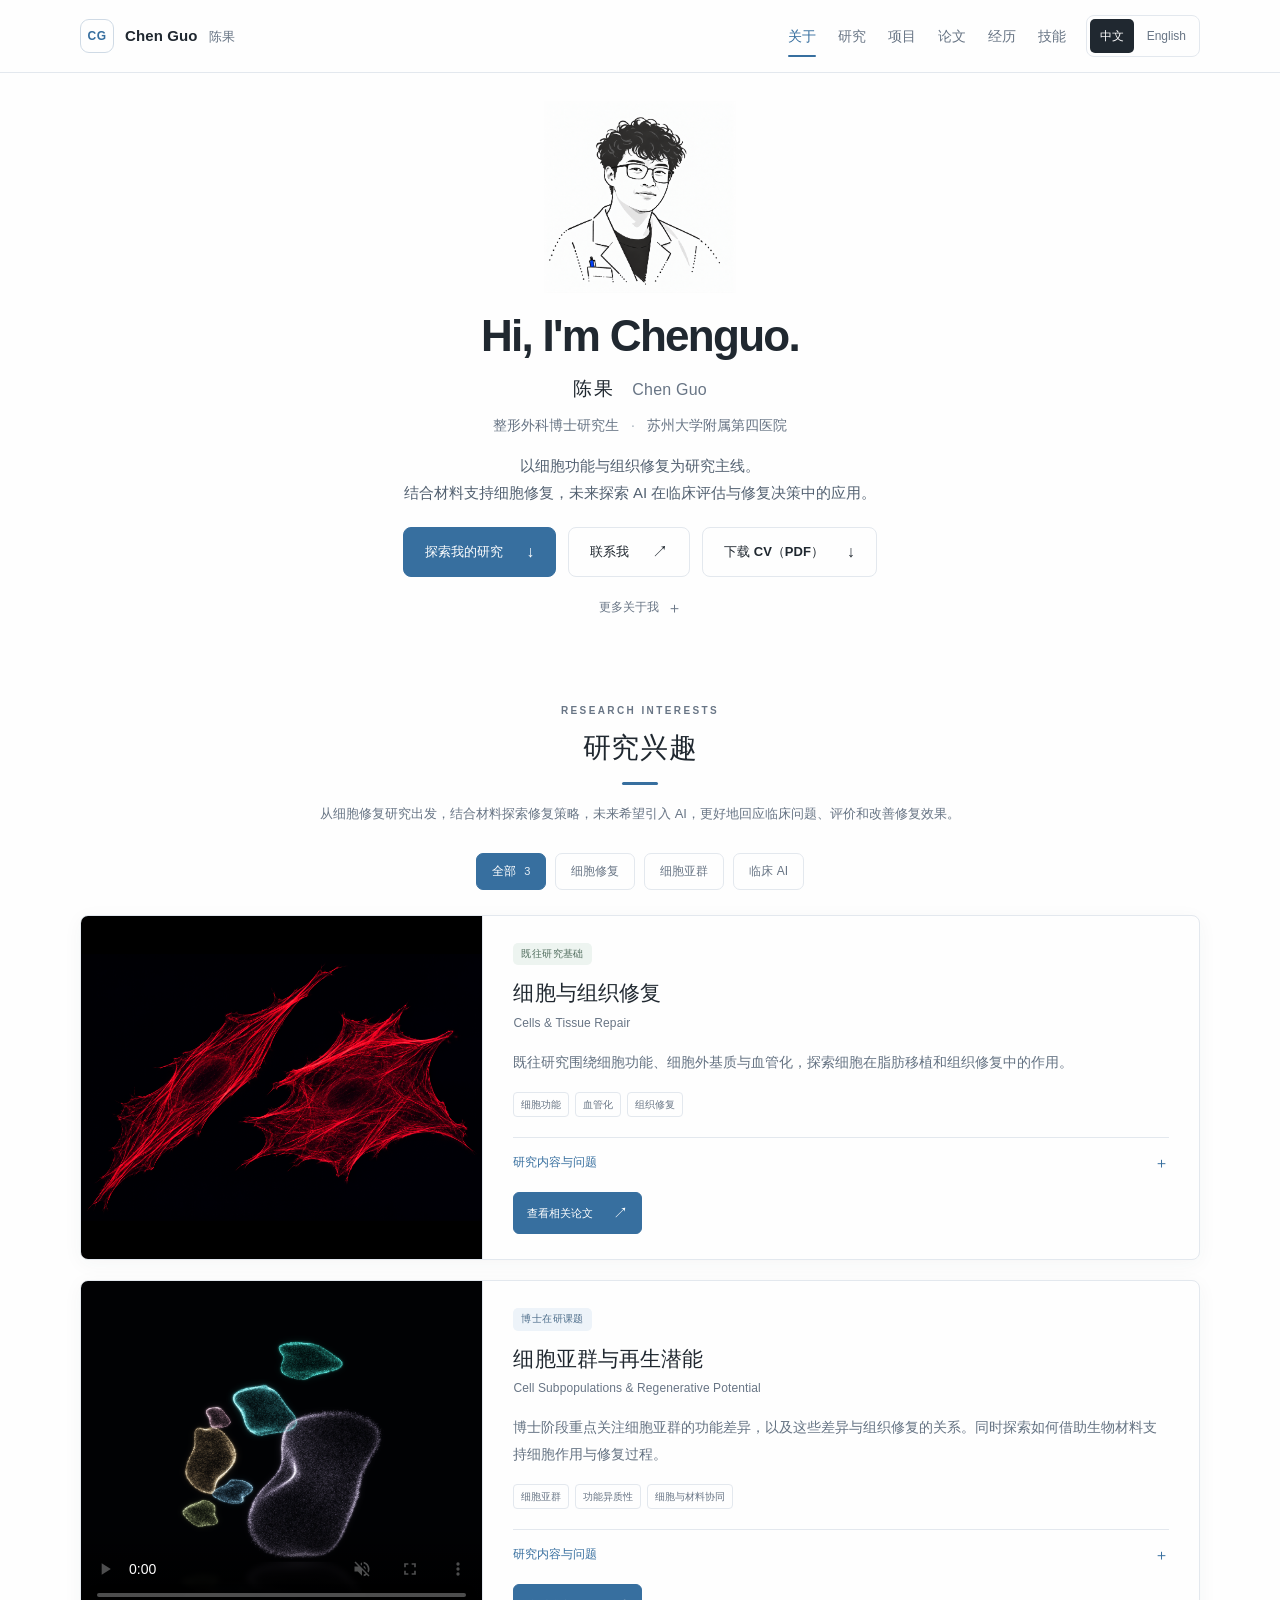
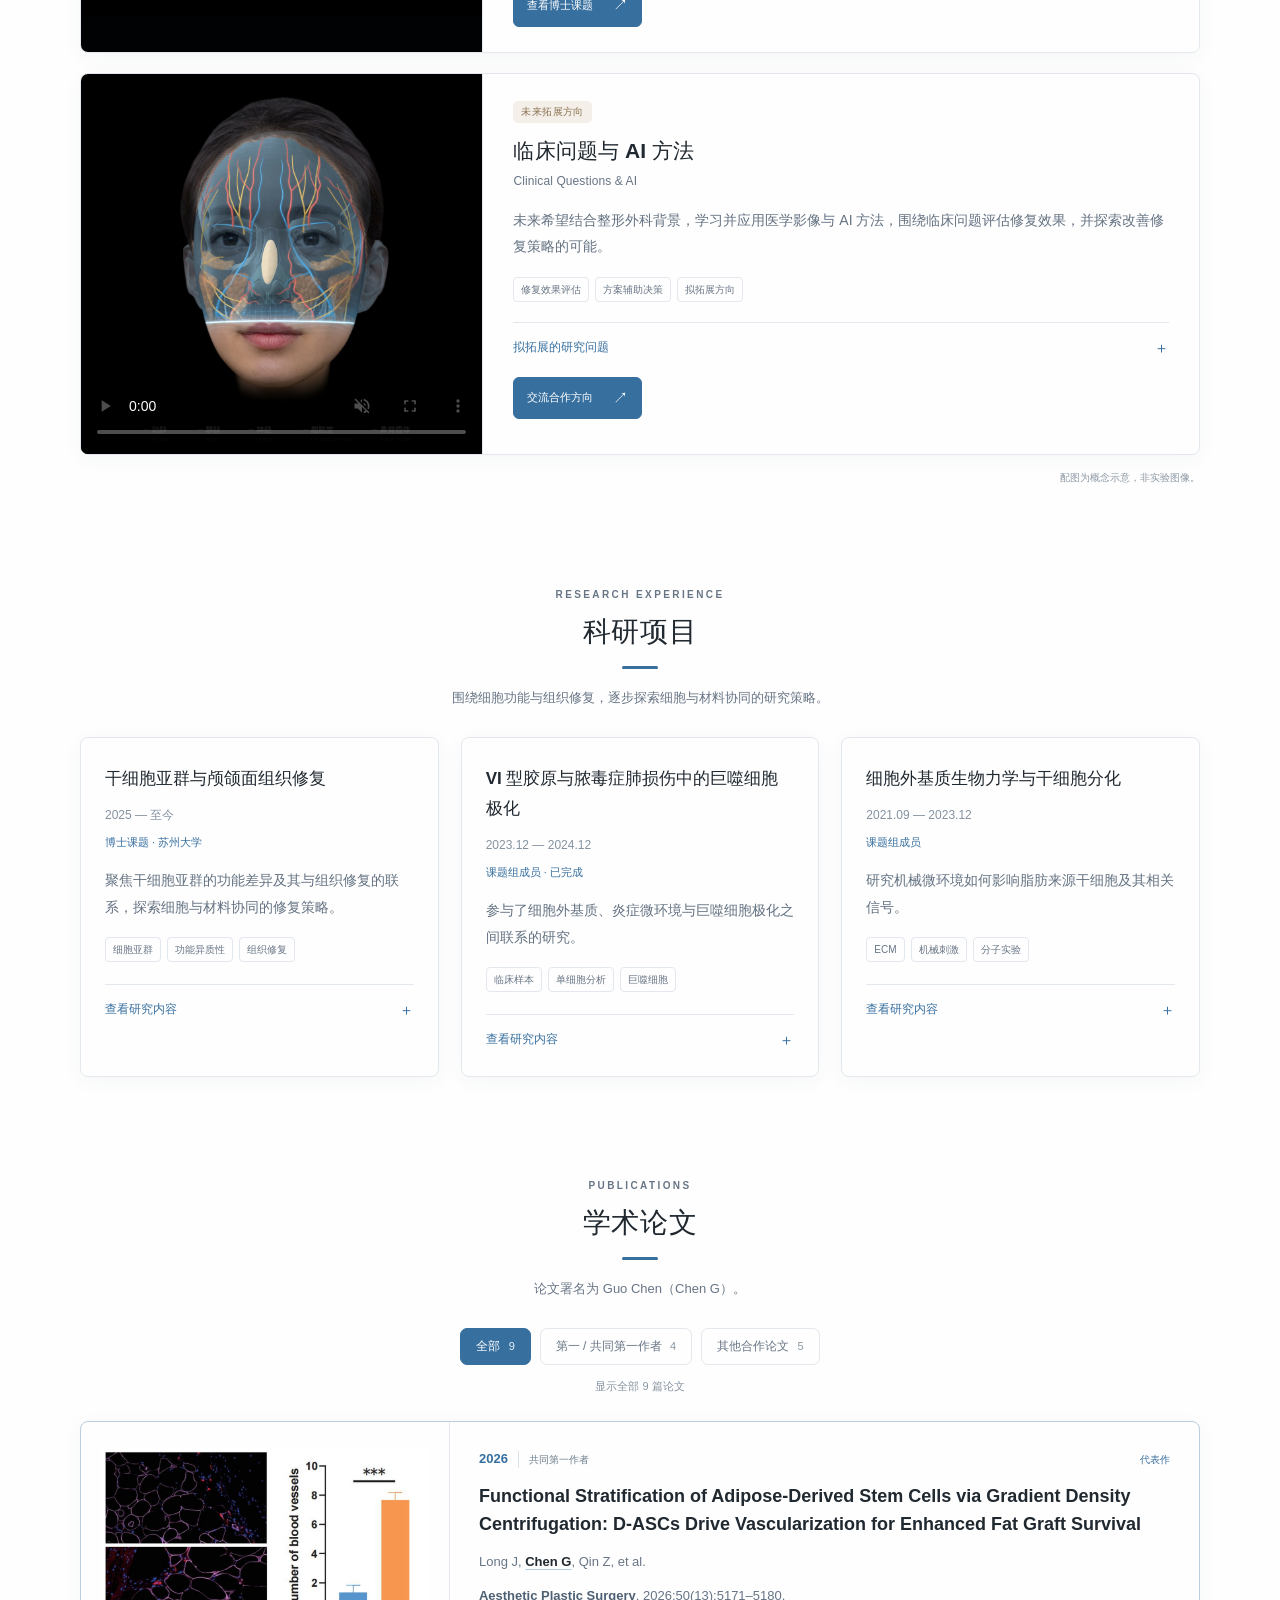
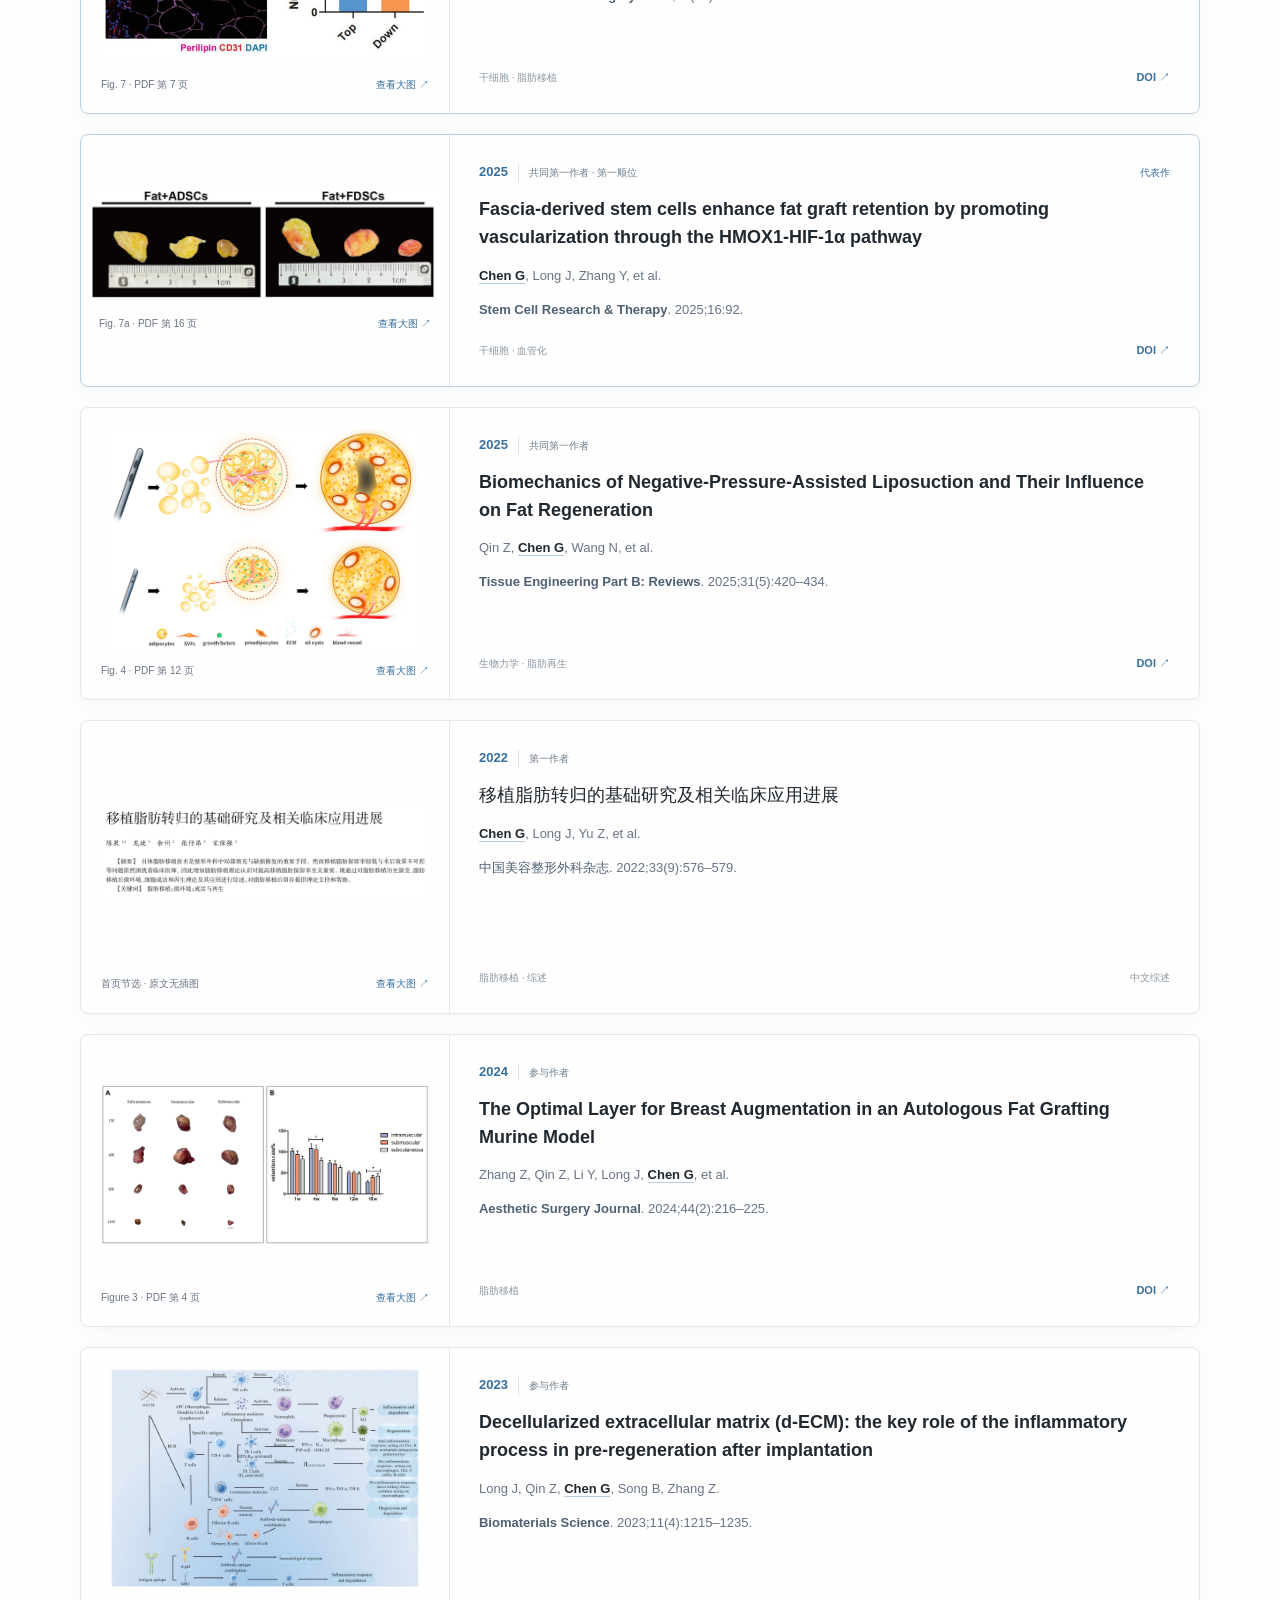
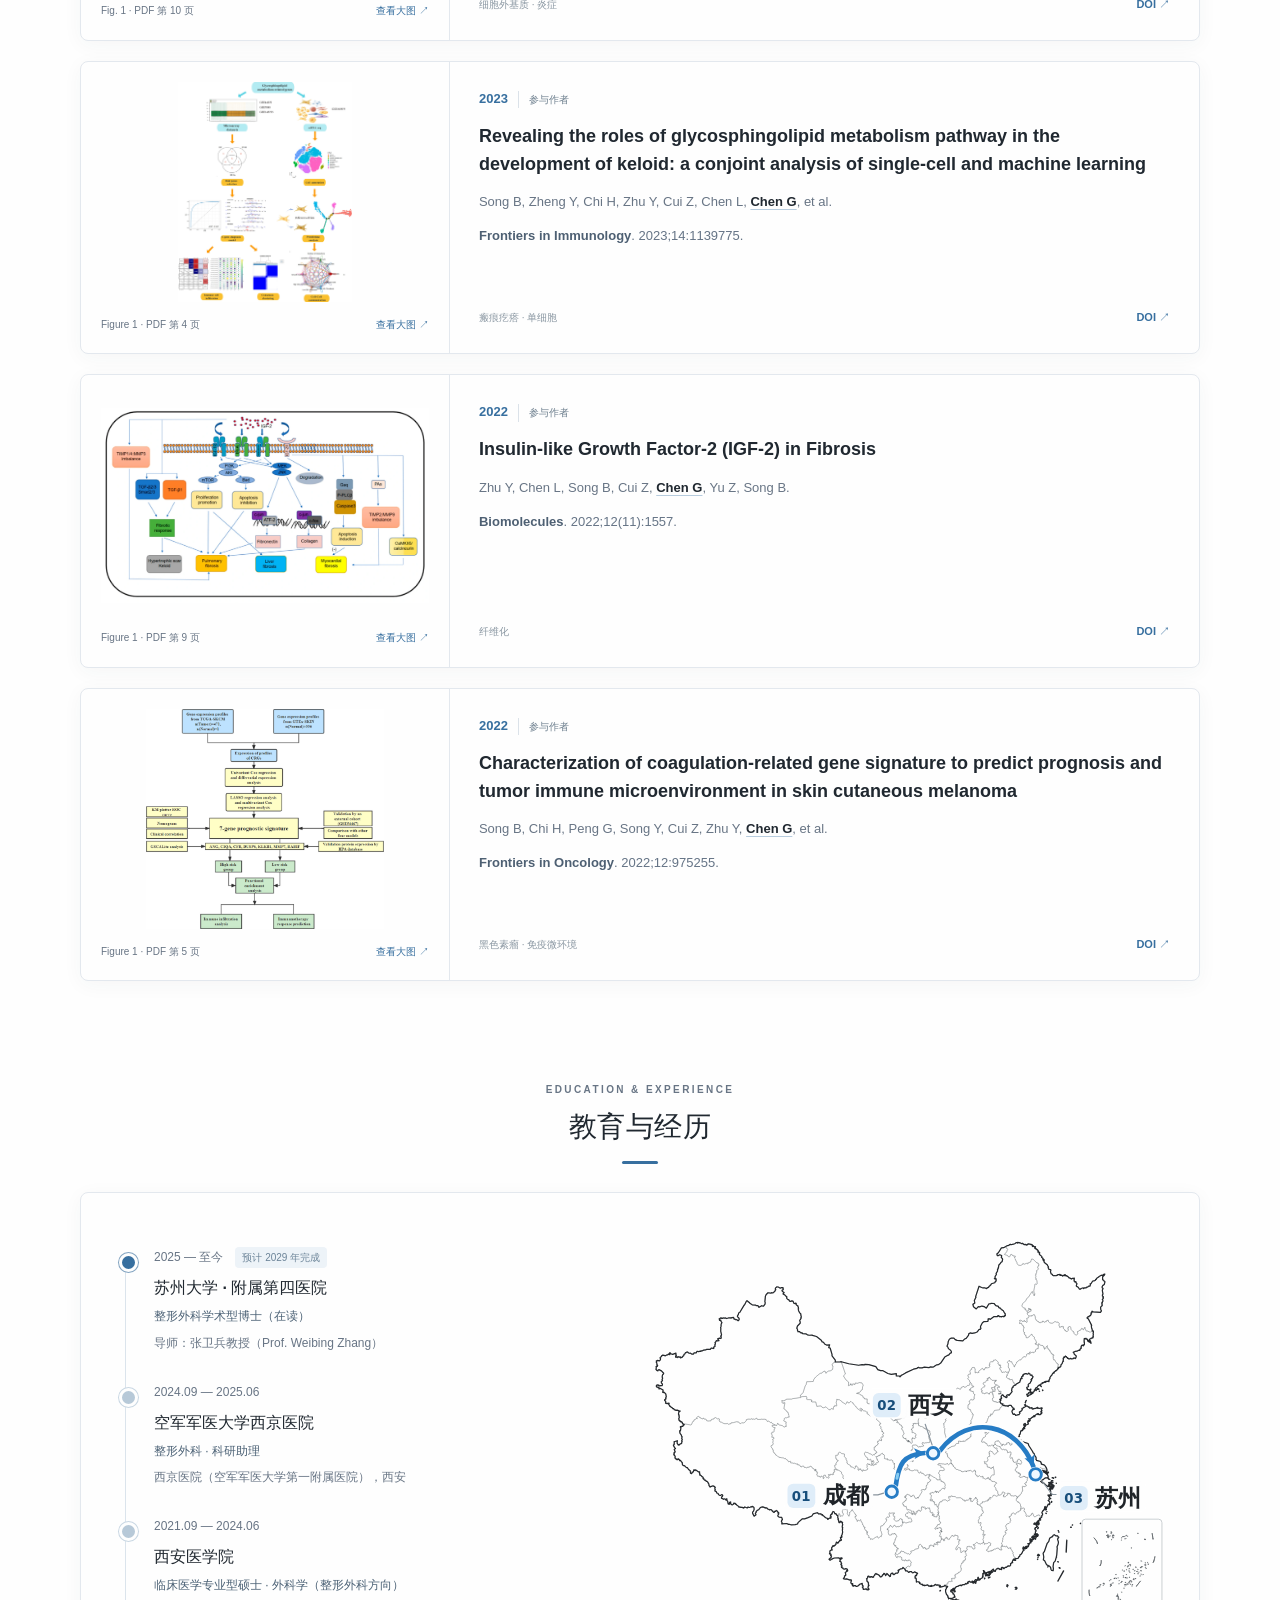
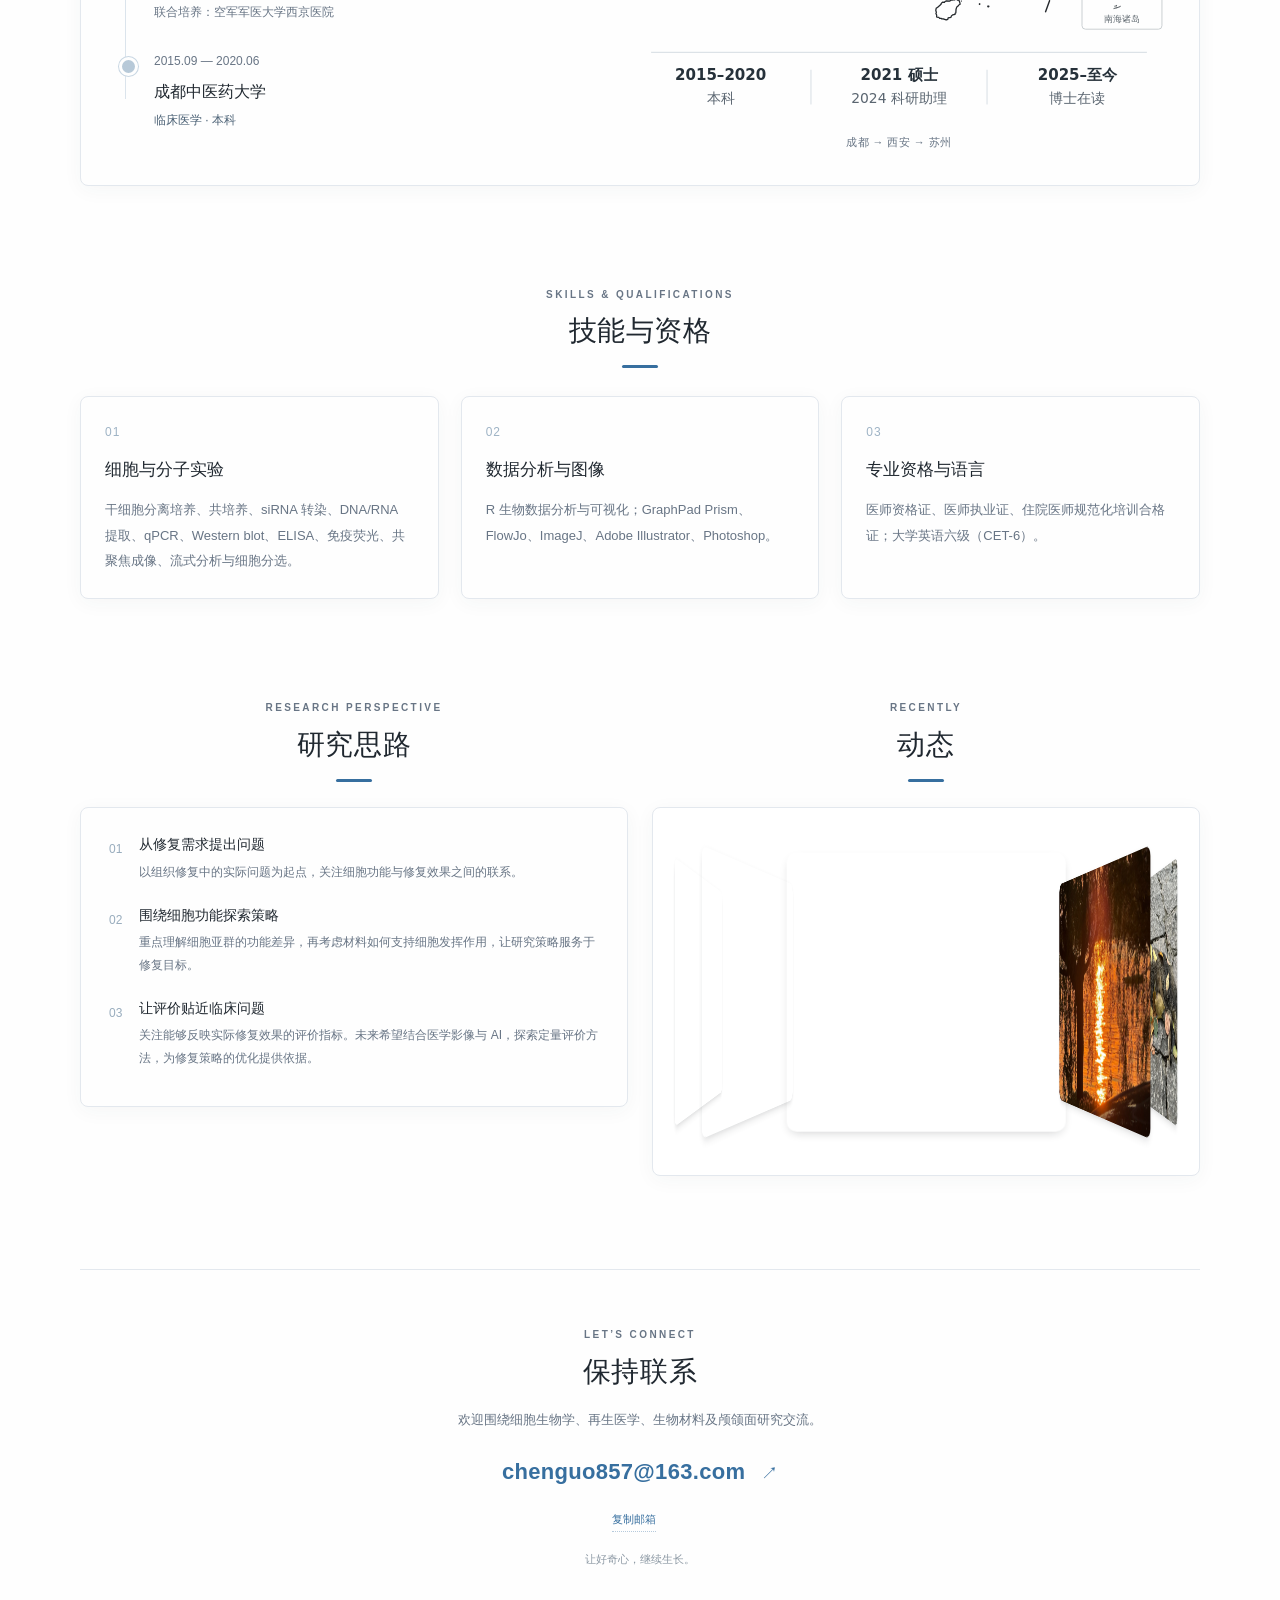
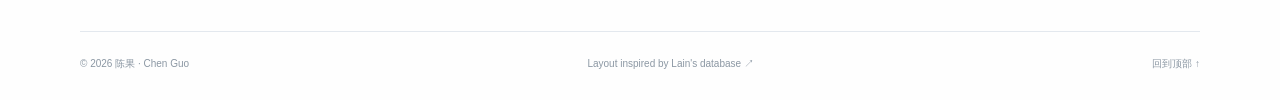
<file: index.html>
<!doctype html>
<html lang="zh-CN"><head>
<meta charset="utf-8"><meta name="viewport" content="width=device-width,initial-scale=1"><meta name="theme-color" content="#fefefe">
<meta name="description" content="陈果 Chen Guo，苏州大学附属第四医院整形外科博士研究生。以细胞与组织修复为研究主线，关注细胞亚群与材料支持策略，未来探索医学影像及临床 AI。提供学术论文、教育经历与英文 CV 下载。"><meta name="author" content="陈果 Chen Guo">
<title>陈果 Chen Guo | Academic Homepage</title><link rel="icon" href="icon.svg" type="image/svg+xml"><link rel="stylesheet" href="style.css?v=20261118-research-media">
<link rel="alternate" hreflang="zh-CN" href="index.html"><link rel="alternate" hreflang="en" href="en.html">
<link rel="stylesheet" href="recent-album.css?v=20261119-2">
</head>
<body><a class="skip" href="#main">跳至正文</a>
<header class="site-header"><div class="header-inner"><a class="brand" href="#top" aria-label="陈果 Chen Guo，返回顶部"><span class="brand-mark" aria-hidden="true">CG</span><span>Chen Guo <span class="brand-cn">陈果</span></span></a><nav class="site-nav" aria-label="章节导航"><a href="#about">关于</a><a href="#research">研究</a><a href="#projects">项目</a><a href="#publications">论文</a><a href="#experience">经历</a><a href="#skills">技能</a></nav><nav class="language-switch" aria-label="语言切换"><a href="index.html" lang="zh-CN" hreflang="zh-CN" aria-current="page" data-language-link>中文</a><a href="en.html" lang="en" hreflang="en" aria-label="Switch to English" data-language-link>English</a></nav></div></header>
<main id="main"><div id="top" class="top-anchor"></div>
<section class="intro container" id="about" aria-labelledby="intro-title">
<img class="portrait" src="images/chenguo-portrait-sketch.png" alt="陈果 Chen Guo 的简笔画头像" width="216" height="216">
<h1 id="intro-title" lang="en">Hi, I'm Chenguo.</h1><p class="identity-name">陈果 <span lang="en">Chen Guo</span></p>
<p class="identity-role">整形外科博士研究生 <span class="separator">·</span> 苏州大学附属第四医院</p>
<p class="intro-description">以细胞功能与组织修复为研究主线。<br class="desktop-break">结合材料支持细胞修复，未来探索 AI 在临床评估与修复决策中的应用。</p>
<div class="intro-actions"><a class="button primary" href="#research">探索我的研究 <span aria-hidden="true">↓</span></a><a class="button secondary" href="mailto:chenguo857@163.com">联系我 <span aria-hidden="true">↗</span></a><a class="button secondary cv-download" href="documents/Guo_Chen_Academic_CV_2026-11-17.pdf?v=20261117-enddate" download="Guo_Chen_Academic_CV_2026-11-17.pdf" type="application/pdf" aria-label="下载英文个人简历 PDF">下载 CV（PDF） <span aria-hidden="true">↓</span></a></div>
<details class="about-detail"><summary>更多关于我 <span aria-hidden="true">＋</span></summary><div><p>我目前在<strong>苏州大学附属第四医院整形外科</strong>攻读学术型博士学位，导师为<strong>张卫兵教授</strong>。博士研究聚焦干细胞亚群及其功能差异，关注细胞异质性与颅颌面组织修复之间的联系。</p><p>我的研究从细胞参与组织修复的问题出发，逐步结合细胞外基质与生物材料，探索支持细胞功能和组织再生的策略。未来希望引入医学影像与 AI，围绕临床问题开展修复方案评估与疗效研究。</p><p class="english-bio" lang="en">Exploring how cells connect, communicate, and contribute to tissue repair.</p></div></details>
</section>
<section class="section container" id="research" aria-labelledby="research-title"><div class="section-heading"><p class="section-kicker" lang="en">RESEARCH INTERESTS</p><h2 id="research-title">研究兴趣</h2><p class="section-description">从细胞修复研究出发，结合材料探索修复策略，未来希望引入 AI，更好地回应临床问题、评价和改善修复效果。</p></div>
<div class="filters" role="group" aria-label="按研究方向筛选"><button type="button" class="active" data-filter="all" aria-pressed="true">全部 <span>3</span></button><button type="button" data-filter="cell" aria-pressed="false">细胞修复</button><button type="button" data-filter="subsets" aria-pressed="false">细胞亚群</button><button type="button" data-filter="imaging" aria-pressed="false">临床 AI</button></div><p id="filter-status" class="sr-only" role="status" aria-live="polite">显示全部 3 个研究方向</p>
<div class="research-grid"><article class="card research-card" data-category="cell" id="research-cell">
    <div class="card-visual card-visual--phalloidin"><img src="images/cell-subpopulations-phalloidin-v1.png" alt="鬼笔环肽荧光风格示意图，红色肌动蛋白纤维勾勒出两个铺展的细胞" width="1536" height="1024" loading="lazy" decoding="async"></div>
    <div class="card-body"><span class="status published">既往研究基础</span><h3>细胞与组织修复</h3><p class="card-english" lang="en">Cells &amp; Tissue Repair</p><p class="card-description">既往研究围绕细胞功能、细胞外基质与血管化，探索细胞在脂肪移植和组织修复中的作用。</p><div class="tags"><span>细胞功能</span><span>血管化</span><span>组织修复</span></div>
    <details class="card-details"><summary>研究内容与问题<span aria-hidden="true">＋</span></summary><div class="topic-detail"><h4>细胞如何参与修复</h4><p>关注干细胞在血管化、移植物存留和组织再生中的作用，理解细胞功能与修复效果的联系。</p><p>哪些细胞功能能够支持更有效的组织修复？</p></div><div class="topic-detail"><h4>从细胞到细胞与材料协同</h4><p>在细胞研究基础上，进一步关注细胞外基质与材料提供的局部环境，探索支持细胞发挥作用的策略。</p><p>如何让细胞的修复潜能转化为更稳定的修复效果？</p></div></details>
    <a class="card-link" href="#publications">查看相关论文<span aria-hidden="true">↗</span></a></div></article><article class="card research-card" data-category="subsets" id="research-material">
    <div class="card-visual card-visual--point-cloud"><video class="research-video" width="1200" height="900" autoplay loop muted playsinline controls preload="metadata" poster="images/cell-subpopulations-3d-v3-poster.png" aria-label="细胞亚群的模拟三维点云动画，非实验数据"><source src="videos/cell-subpopulations-3d-v3.mp4" type="video/mp4"><a href="videos/cell-subpopulations-3d-v3.mp4">查看动画</a></video></div>
    <div class="card-body"><span class="status ongoing">博士在研课题</span><h3>细胞亚群与再生潜能</h3><p class="card-english" lang="en">Cell Subpopulations &amp; Regenerative Potential</p><p class="card-description">博士阶段重点关注细胞亚群的功能差异，以及这些差异与组织修复的关系。同时探索如何借助生物材料支持细胞作用与修复过程。</p><div class="tags"><span>细胞亚群</span><span>功能异质性</span><span>细胞与材料协同</span></div>
    <details class="card-details"><summary>研究内容与问题<span aria-hidden="true">＋</span></summary><div class="topic-detail"><h4>理解细胞亚群的功能差异</h4><p>结合细胞生物学与生物信息学方法，研究不同细胞亚群及其与组织修复的联系。</p><p>哪些细胞特征与修复能力相关？</p></div><div class="topic-detail"><h4>围绕细胞功能选择支持策略</h4><p>以细胞功能为核心，关注材料和局部微环境如何支持细胞参与组织再生。</p><p>如何根据细胞特点设计更合适的修复策略？</p></div></details>
    <a class="card-link" href="#projects">查看博士课题<span aria-hidden="true">↗</span></a></div></article><article class="card research-card" data-category="imaging" id="research-imaging">
    <div class="card-visual card-visual--xray"><video class="research-video research-video--portrait" width="960" height="1152" autoplay loop muted playsinline controls preload="metadata" poster="images/clinical-ai-facial-scan-v7-poster.jpg" aria-label="三维面部解剖示意动画：从头顶向下扫描，依次显露面部血管、神经、脂肪室和鼻背假体"><source src="videos/clinical-ai-facial-scan-v7.mp4" type="video/mp4"><a href="videos/clinical-ai-facial-scan-v7.mp4">查看动画</a></video></div>
    <div class="card-body"><span class="status future">未来拓展方向</span><h3>临床问题与 AI 方法</h3><p class="card-english" lang="en">Clinical Questions &amp; AI</p><p class="card-description">未来希望结合整形外科背景，学习并应用医学影像与 AI 方法，围绕临床问题评估修复效果，并探索改善修复策略的可能。</p><div class="tags"><span>修复效果评估</span><span>方案辅助决策</span><span>拟拓展方向</span></div>
    <details class="card-details"><summary>拟拓展的研究问题<span aria-hidden="true">＋</span></summary><div class="topic-detail"><h4>以临床问题牵引方法选择</h4><p>从如何量化修复效果、如何比较不同方案等具体问题出发，探索医学影像分析、临床数据分析与模型评价。</p><p>拟在数据与技术合作基础上逐步开展，关注评价结果的临床意义。</p></div></details>
    <a class="card-link" href="#contact">交流合作方向<span aria-hidden="true">↗</span></a></div></article></div><p class="image-note">配图为概念示意，非实验图像。</p></section>
<section class="section container" id="projects" aria-labelledby="projects-title"><div class="section-heading"><p class="section-kicker" lang="en">RESEARCH EXPERIENCE</p><h2 id="projects-title">科研项目</h2><p class="section-description">围绕细胞功能与组织修复，逐步探索细胞与材料协同的研究策略。</p></div><div class="project-grid"><article class="card project-card" id="project-regeneration"><div class="project-heading"><h3>干细胞亚群与颅颌面组织修复</h3><span>2025 — 至今</span></div><p class="project-role">博士课题 · 苏州大学</p><p class="card-description">聚焦干细胞亚群的功能差异及其与组织修复的联系，探索细胞与材料协同的修复策略。</p><div class="tags"><span>细胞亚群</span><span>功能异质性</span><span>组织修复</span></div><details class="card-details"><summary>查看研究内容<span aria-hidden="true">＋</span></summary><div class="project-detail"><p>结合细胞生物学与生物信息学研究，理解不同干细胞亚群的功能特点及其与组织修复的关系。</p><p>以细胞功能为核心，进一步探索材料与局部微环境如何支持细胞参与颅颌面组织再生。</p></div></details></article><article class="card project-card" id="project-collagen"><div class="project-heading"><h3>VI 型胶原与脓毒症肺损伤中的巨噬细胞极化</h3><span>2023.12 — 2024.12</span></div><p class="project-role">课题组成员 · 已完成</p><p class="card-description">参与了细胞外基质、炎症微环境与巨噬细胞极化之间联系的研究。</p><div class="tags"><span>临床样本</span><span>单细胞分析</span><span>巨噬细胞</span></div><details class="card-details"><summary>查看研究内容<span aria-hidden="true">＋</span></summary><div class="project-detail"><p>参与临床血液样本收集、单细胞数据分析与 R 可视化；开展脂肪来源干细胞脱细胞基质的制备与表征、蛋白表达检测及小鼠脓毒症模型研究。</p><p>参与统计分析、科研图件制作与论文撰写。</p></div></details></article><article class="card project-card" id="project-ecm"><div class="project-heading"><h3>细胞外基质生物力学与干细胞分化</h3><span>2021.09 — 2023.12</span></div><p class="project-role">课题组成员</p><p class="card-description">研究机械微环境如何影响脂肪来源干细胞及其相关信号。</p><div class="tags"><span>ECM</span><span>机械刺激</span><span>分子实验</span></div><details class="card-details"><summary>查看研究内容<span aria-hidden="true">＋</span></summary><div class="project-detail"><p>开展机械刺激下的脂肪来源干细胞培养、脱细胞基质制备与表征，使用 Western blot 和免疫荧光研究 ITGαV/FAK/c-Myc 相关信号。</p><p>参与定量分析、可视化与论文撰写。</p></div></details></article></div></section>
<section class="section container" id="publications" aria-labelledby="publications-title"><div class="section-heading"><p class="section-kicker" lang="en">PUBLICATIONS</p><h2 id="publications-title">学术论文</h2><p class="section-description">论文署名为 Guo Chen（Chen G）。</p></div>
<div class="publication-toolbar"><div class="filters" role="group" aria-label="按作者身份筛选论文"><button type="button" class="active" data-pub-filter="all" aria-pressed="true">全部 <span>9</span></button><button type="button" data-pub-filter="lead" aria-pressed="false">第一 / 共同第一作者 <span>4</span></button><button type="button" data-pub-filter="other" aria-pressed="false">其他合作论文 <span>5</span></button></div><p id="publication-status" role="status" aria-live="polite">显示全部 9 篇论文</p></div>
<div class="publication-grid"><article class="card paper-card featured" data-pub-group="lead"><figure class="paper-figure" data-label="Fig. 7 · PDF 第 7 页"><a class="paper-figure-link" href="images/publications/paper-01.webp" data-figure-open aria-label="放大查看：Functional Stratification of Adipose-Derived Stem Cells via Gradient Density Centrifugation: D-ASCs Drive Vascularization for Enhanced Fat Graft Survival · Fig. 7"><img src="images/publications/paper-01.webp" alt="不同密度脂肪来源干细胞辅助移植后的免疫荧光图和血管数量比较，含 Perilipin、CD31、DAPI 图例及 Top、Down 组定量。" width="1200" height="771" loading="lazy" decoding="async"></a><figcaption><span>Fig. 7 · PDF 第 7 页</span><a href="images/publications/paper-01.webp" data-figure-open aria-label="查看Fig. 7大图：Functional Stratification of Adipose-Derived Stem Cells via Gradient Density Centrifugation: D-ASCs Drive Vascularization for Enhanced Fat Graft Survival">查看大图 ↗</a></figcaption></figure><div class="paper-body"><div class="publication-top"><span class="paper-year">2026</span><span class="author-role">共同第一作者</span><span class="featured-label">代表作</span></div><h3 class="paper-title"><a href="https://doi.org/10.1007/s00266-026-05870-8" target="_blank" rel="noopener noreferrer">Functional Stratification of Adipose-Derived Stem Cells via Gradient Density Centrifugation: D-ASCs Drive Vascularization for Enhanced Fat Graft Survival</a></h3><div class="entry-copy"><p class="paper-authors">Long J, <strong>Chen G</strong>, Qin Z, et al.</p><p class="paper-journal"><em>Aesthetic Plastic Surgery</em>. 2026;50(13):5171–5180.</p><div class="paper-meta"><span>干细胞 · 脂肪移植</span><a class="paper-link" href="https://doi.org/10.1007/s00266-026-05870-8" target="_blank" rel="noopener noreferrer">DOI ↗</a></div></div></div></article><article class="card paper-card featured paper-card--fascia" data-pub-group="lead"><figure class="paper-figure" data-label="Fig. 7a · PDF 第 16 页"><a class="paper-figure-link" href="images/publications/paper-02-fig7a-tight.webp" data-figure-open aria-label="放大查看：Fascia-derived stem cells enhance fat graft retention by promoting vascularization through the HMOX1-HIF-1α pathway · Fig. 7a"><img src="images/publications/paper-02-fig7a-tight.webp" alt="Fig. 7a：Fat+ADSCs 与 Fat+FDSCs 两组脂肪移植物的大体照片，各组从左至右为移植后第7、14、30天，保留组名及标尺。" width="1423" height="455" loading="lazy" decoding="async"></a><figcaption><span>Fig. 7a · PDF 第 16 页</span><a href="images/publications/paper-02-fig7a-tight.webp" data-figure-open aria-label="查看Fig. 7a大图：Fascia-derived stem cells enhance fat graft retention by promoting vascularization through the HMOX1-HIF-1α pathway">查看大图 ↗</a></figcaption></figure><div class="paper-body"><div class="publication-top"><span class="paper-year">2025</span><span class="author-role">共同第一作者 · 第一顺位</span><span class="featured-label">代表作</span></div><h3 class="paper-title"><a href="https://doi.org/10.1186/s13287-025-04204-w" target="_blank" rel="noopener noreferrer">Fascia-derived stem cells enhance fat graft retention by promoting vascularization through the HMOX1-HIF-1α pathway</a></h3><div class="entry-copy"><p class="paper-authors"><strong>Chen G</strong>, Long J, Zhang Y, et al.</p><p class="paper-journal"><em>Stem Cell Research &amp; Therapy</em>. 2025;16:92.</p><div class="paper-meta"><span>干细胞 · 血管化</span><a class="paper-link" href="https://doi.org/10.1186/s13287-025-04204-w" target="_blank" rel="noopener noreferrer">DOI ↗</a></div></div></div></article><article class="card paper-card" data-pub-group="lead"><figure class="paper-figure" data-label="Fig. 4 · PDF 第 12 页"><a class="paper-figure-link" href="images/publications/paper-03.webp" data-figure-open aria-label="放大查看：Biomechanics of Negative-Pressure-Assisted Liposuction and Their Influence on Fat Regeneration · Fig. 4"><img src="images/publications/paper-03.webp" alt="原文机制示意图：不同尺寸抽脂套管获得的脂肪颗粒、微结构及移植后转归的拟议关系，附脂肪细胞、SVFs、生长因子、前脂肪细胞、ECM、油囊和血管图例。" width="1357" height="970" loading="lazy" decoding="async"></a><figcaption><span>Fig. 4 · PDF 第 12 页</span><a href="images/publications/paper-03.webp" data-figure-open aria-label="查看Fig. 4大图：Biomechanics of Negative-Pressure-Assisted Liposuction and Their Influence on Fat Regeneration">查看大图 ↗</a></figcaption></figure><div class="paper-body"><div class="publication-top"><span class="paper-year">2025</span><span class="author-role">共同第一作者</span></div><h3 class="paper-title"><a href="https://doi.org/10.1089/ten.teb.2024.0186" target="_blank" rel="noopener noreferrer">Biomechanics of Negative-Pressure-Assisted Liposuction and Their Influence on Fat Regeneration</a></h3><div class="entry-copy"><p class="paper-authors">Qin Z, <strong>Chen G</strong>, Wang N, et al.</p><p class="paper-journal"><em>Tissue Engineering Part B: Reviews</em>. 2025;31(5):420–434.</p><div class="paper-meta"><span>生物力学 · 脂肪再生</span><a class="paper-link" href="https://doi.org/10.1089/ten.teb.2024.0186" target="_blank" rel="noopener noreferrer">DOI ↗</a></div></div></div></article><article class="card paper-card" data-pub-group="lead"><figure class="paper-figure" data-label="首页节选 · 原文无插图"><a class="paper-figure-link" href="images/publications/paper-04.webp" data-figure-open aria-label="放大查看：移植脂肪转归的基础研究及相关临床应用进展 · 首页节选"><img src="images/publications/paper-04.webp" alt="中文综述首页的题名、作者与摘要；原文无插图" width="1488" height="408" loading="lazy" decoding="async"></a><figcaption><span>首页节选 · 原文无插图</span><a href="images/publications/paper-04.webp" data-figure-open aria-label="查看首页节选大图：移植脂肪转归的基础研究及相关临床应用进展">查看大图 ↗</a></figcaption></figure><div class="paper-body"><div class="publication-top"><span class="paper-year">2022</span><span class="author-role">第一作者</span></div><h3 class="paper-title">移植脂肪转归的基础研究及相关临床应用进展</h3><div class="entry-copy"><p class="paper-authors"><strong>Chen G</strong>, Long J, Yu Z, et al.</p><p class="paper-journal"><em>中国美容整形外科杂志</em>. 2022;33(9):576–579.</p><div class="paper-meta"><span>脂肪移植 · 综述</span><span class="paper-language">中文综述</span></div></div></div></article><article class="card paper-card" data-pub-group="other"><figure class="paper-figure" data-label="Figure 3 · PDF 第 4 页"><a class="paper-figure-link" href="images/publications/paper-05.webp" data-figure-open aria-label="放大查看：The Optimal Layer for Breast Augmentation in an Autologous Fat Grafting Murine Model · Figure 3"><img src="images/publications/paper-05.webp" alt="图3的A、B两个子图：皮下、肌内和肌下脂肪移植物在1至16周的宏观形态和保留率比较，保留三组图例和比例尺。" width="1500" height="730" loading="lazy" decoding="async"></a><figcaption><span>Figure 3 · PDF 第 4 页</span><a href="images/publications/paper-05.webp" data-figure-open aria-label="查看Figure 3大图：The Optimal Layer for Breast Augmentation in an Autologous Fat Grafting Murine Model">查看大图 ↗</a></figcaption></figure><div class="paper-body"><div class="publication-top"><span class="paper-year">2024</span><span class="author-role">参与作者</span></div><h3 class="paper-title"><a href="https://doi.org/10.1093/asj/sjad201" target="_blank" rel="noopener noreferrer">The Optimal Layer for Breast Augmentation in an Autologous Fat Grafting Murine Model</a></h3><div class="entry-copy"><p class="paper-authors">Zhang Z, Qin Z, Li Y, Long J, <strong>Chen G</strong>, et al.</p><p class="paper-journal"><em>Aesthetic Surgery Journal</em>. 2024;44(2):216–225.</p><div class="paper-meta"><span>脂肪移植</span><a class="paper-link" href="https://doi.org/10.1093/asj/sjad201" target="_blank" rel="noopener noreferrer">DOI ↗</a></div></div></div></article><article class="card paper-card" data-pub-group="other"><figure class="paper-figure" data-label="Fig. 1 · PDF 第 10 页"><a class="paper-figure-link" href="images/publications/paper-06.webp" data-figure-open aria-label="放大查看：Decellularized extracellular matrix (d-ECM): the key role of the inflammatory process in pre-regeneration after implantation · Fig. 1"><img src="images/publications/paper-06.webp" alt="原文机制总览：脱细胞细胞外基质植入后，抗原呈递细胞、中性粒细胞、巨噬细胞及T/B细胞参与的先天和适应性免疫反应，以及炎症降解、再生和免疫排斥等结局。" width="1600" height="1136" loading="lazy" decoding="async"></a><figcaption><span>Fig. 1 · PDF 第 10 页</span><a href="images/publications/paper-06.webp" data-figure-open aria-label="查看Fig. 1大图：Decellularized extracellular matrix (d-ECM): the key role of the inflammatory process in pre-regeneration after implantation">查看大图 ↗</a></figcaption></figure><div class="paper-body"><div class="publication-top"><span class="paper-year">2023</span><span class="author-role">参与作者</span></div><h3 class="paper-title"><a href="https://doi.org/10.1039/d2bm01204a" target="_blank" rel="noopener noreferrer">Decellularized extracellular matrix (d-ECM): the key role of the inflammatory process in pre-regeneration after implantation</a></h3><div class="entry-copy"><p class="paper-authors">Long J, Qin Z, <strong>Chen G</strong>, Song B, Zhang Z.</p><p class="paper-journal"><em>Biomaterials Science</em>. 2023;11(4):1215–1235.</p><div class="paper-meta"><span>细胞外基质 · 炎症</span><a class="paper-link" href="https://doi.org/10.1039/d2bm01204a" target="_blank" rel="noopener noreferrer">DOI ↗</a></div></div></div></article><article class="card paper-card" data-pub-group="other"><figure class="paper-figure" data-label="Figure 1 · PDF 第 4 页"><a class="paper-figure-link" href="images/publications/paper-07.webp" data-figure-open aria-label="放大查看：Revealing the roles of glycosphingolipid metabolism pathway in the development of keloid: a conjoint analysis of single-cell and machine learning · Figure 1"><img src="images/publications/paper-07.webp" alt="瘢痕疙瘩糖鞘脂代谢研究流程图，展示微阵列与单细胞数据两条分析路径" width="1440" height="1814" loading="lazy" decoding="async"></a><figcaption><span>Figure 1 · PDF 第 4 页</span><a href="images/publications/paper-07.webp" data-figure-open aria-label="查看Figure 1大图：Revealing the roles of glycosphingolipid metabolism pathway in the development of keloid: a conjoint analysis of single-cell and machine learning">查看大图 ↗</a></figcaption></figure><div class="paper-body"><div class="publication-top"><span class="paper-year">2023</span><span class="author-role">参与作者</span></div><h3 class="paper-title"><a href="https://doi.org/10.3389/fimmu.2023.1139775" target="_blank" rel="noopener noreferrer">Revealing the roles of glycosphingolipid metabolism pathway in the development of keloid: a conjoint analysis of single-cell and machine learning</a></h3><div class="entry-copy"><p class="paper-authors">Song B, Zheng Y, Chi H, Zhu Y, Cui Z, Chen L, <strong>Chen G</strong>, et al.</p><p class="paper-journal"><em>Frontiers in Immunology</em>. 2023;14:1139775.</p><div class="paper-meta"><span>瘢痕疙瘩 · 单细胞</span><a class="paper-link" href="https://doi.org/10.3389/fimmu.2023.1139775" target="_blank" rel="noopener noreferrer">DOI ↗</a></div></div></div></article><article class="card paper-card" data-pub-group="other"><figure class="paper-figure" data-label="Figure 1 · PDF 第 9 页"><a class="paper-figure-link" href="images/publications/paper-08.webp" data-figure-open aria-label="放大查看：Insulin-like Growth Factor-2 (IGF-2) in Fibrosis · Figure 1"><img src="images/publications/paper-08.webp" alt="原文机制总览：IGF-2及其受体关联的PI3K/Akt、JNK/c-jun、TGF-β、TIMP/MMP与CaMKIIδ/calcineurin等途径，连接细胞增殖、凋亡和细胞外基质变化与多器官纤维化。" width="1600" height="953" loading="lazy" decoding="async"></a><figcaption><span>Figure 1 · PDF 第 9 页</span><a href="images/publications/paper-08.webp" data-figure-open aria-label="查看Figure 1大图：Insulin-like Growth Factor-2 (IGF-2) in Fibrosis">查看大图 ↗</a></figcaption></figure><div class="paper-body"><div class="publication-top"><span class="paper-year">2022</span><span class="author-role">参与作者</span></div><h3 class="paper-title"><a href="https://doi.org/10.3390/biom12111557" target="_blank" rel="noopener noreferrer">Insulin-like Growth Factor-2 (IGF-2) in Fibrosis</a></h3><div class="entry-copy"><p class="paper-authors">Zhu Y, Chen L, Song B, Cui Z, <strong>Chen G</strong>, Yu Z, Song B.</p><p class="paper-journal"><em>Biomolecules</em>. 2022;12(11):1557.</p><div class="paper-meta"><span>纤维化</span><a class="paper-link" href="https://doi.org/10.3390/biom12111557" target="_blank" rel="noopener noreferrer">DOI ↗</a></div></div></div></article><article class="card paper-card" data-pub-group="other"><figure class="paper-figure" data-label="Figure 1 · PDF 第 5 页"><a class="paper-figure-link" href="images/publications/paper-09.webp" data-figure-open aria-label="放大查看：Characterization of coagulation-related gene signature to predict prognosis and tumor immune microenvironment in skin cutaneous melanoma · Figure 1"><img src="images/publications/paper-09.webp" alt="皮肤黑色素瘤七基因预后模型研究流程图，展示模型构建、外部验证和免疫浸润分析" width="1440" height="1335" loading="lazy" decoding="async"></a><figcaption><span>Figure 1 · PDF 第 5 页</span><a href="images/publications/paper-09.webp" data-figure-open aria-label="查看Figure 1大图：Characterization of coagulation-related gene signature to predict prognosis and tumor immune microenvironment in skin cutaneous melanoma">查看大图 ↗</a></figcaption></figure><div class="paper-body"><div class="publication-top"><span class="paper-year">2022</span><span class="author-role">参与作者</span></div><h3 class="paper-title"><a href="https://doi.org/10.3389/fonc.2022.975255" target="_blank" rel="noopener noreferrer">Characterization of coagulation-related gene signature to predict prognosis and tumor immune microenvironment in skin cutaneous melanoma</a></h3><div class="entry-copy"><p class="paper-authors">Song B, Chi H, Peng G, Song Y, Cui Z, Zhu Y, <strong>Chen G</strong>, et al.</p><p class="paper-journal"><em>Frontiers in Oncology</em>. 2022;12:975255.</p><div class="paper-meta"><span>黑色素瘤 · 免疫微环境</span><a class="paper-link" href="https://doi.org/10.3389/fonc.2022.975255" target="_blank" rel="noopener noreferrer">DOI ↗</a></div></div></div></article></div></section>
<section class="section container" id="experience" aria-labelledby="experience-title"><div class="section-heading"><p class="section-kicker" lang="en">EDUCATION &amp; EXPERIENCE</p><h2 id="experience-title">教育与经历</h2></div><div class="card timeline-card experience-layout"><div class="timeline">
<article class="timeline-entry"><div class="timeline-date">2025 — 至今<span>预计 2029 年完成</span></div><div><h3>苏州大学 · 附属第四医院</h3><p class="position">整形外科学术型博士（在读）</p><p>导师：张卫兵教授（Prof. Weibing Zhang）</p></div></article>
<article class="timeline-entry"><div class="timeline-date">2024.09 — 2025.06</div><div><h3>空军军医大学西京医院</h3><p class="position">整形外科 · 科研助理</p><p>西京医院（空军军医大学第一附属医院），西安</p></div></article>
<article class="timeline-entry"><div class="timeline-date">2021.09 — 2024.06</div><div><h3>西安医学院</h3><p class="position">临床医学专业型硕士 · 外科学（整形外科方向）</p><p>联合培养：空军军医大学西京医院</p></div></article>
<article class="timeline-entry"><div class="timeline-date">2015.09 — 2020.06</div><div><h3>成都中医药大学</h3><p class="position">临床医学 · 本科</p></div></article>
</div><figure class="experience-map"><img src="images/education-journey.svg?v=20261116-emphasis" width="480" height="430" loading="lazy" decoding="async" alt="教育与科研经历路线：中国地图上用蓝色箭头依次连接成都、西安和苏州。2015至2020年在成都读本科；2021年赴西安读硕士，2024年在西京医院任科研助理；2025年赴苏州读博士。"><figcaption>成都 → 西安 → 苏州</figcaption></figure></div></section>
<section class="section container" id="skills" aria-labelledby="skills-title"><div class="section-heading"><p class="section-kicker" lang="en">SKILLS &amp; QUALIFICATIONS</p><h2 id="skills-title">技能与资格</h2></div><dl class="skill-grid"><div class="card skill-card"><span class="skill-index" aria-hidden="true">01</span><dt>细胞与分子实验</dt><dd>干细胞分离培养、共培养、siRNA 转染、DNA/RNA 提取、qPCR、Western blot、ELISA、免疫荧光、共聚焦成像、流式分析与细胞分选。</dd></div><div class="card skill-card"><span class="skill-index" aria-hidden="true">02</span><dt>数据分析与图像</dt><dd>R 生物数据分析与可视化；GraphPad Prism、FlowJo、ImageJ、Adobe Illustrator、Photoshop。</dd></div><div class="card skill-card"><span class="skill-index" aria-hidden="true">03</span><dt>专业资格与语言</dt><dd>医师资格证、医师执业证、住院医师规范化培训合格证；大学英语六级（CET-6）。</dd></div></dl></section>
<div class="container supplementary-grid"><section class="section compact-section" id="perspective" aria-labelledby="perspective-title"><div class="section-heading"><p class="section-kicker" lang="en">RESEARCH PERSPECTIVE</p><h2 id="perspective-title">研究思路</h2></div><div class="card supplementary-card"><div class="perspective-list"><div><span class="step">01</span><div><h3>从修复需求提出问题</h3><p>以组织修复中的实际问题为起点，关注细胞功能与修复效果之间的联系。</p></div></div><div><span class="step">02</span><div><h3>围绕细胞功能探索策略</h3><p>重点理解细胞亚群的功能差异，再考虑材料如何支持细胞发挥作用，让研究策略服务于修复目标。</p></div></div><div><span class="step">03</span><div><h3>让评价贴近临床问题</h3><p>关注能够反映实际修复效果的评价指标。未来希望结合医学影像与 AI，探索定量评价方法，为修复策略的优化提供依据。</p></div></div></div></div></section><section class="section compact-section" id="news" aria-labelledby="news-title"><div class="section-heading"><p class="section-kicker" lang="en">RECENTLY</p><h2 id="news-title">动态</h2></div><div class="card supplementary-card album-card"><div class="album-stage" role="group" aria-label="生活相册" data-photo-album>
<button type="button" class="album-cover" data-slot="0" style="--crop: 30% 50%" data-photo-label="张家港街头的夜景" aria-label="张家港街头的夜景 · 查看照片" tabindex="0"><img src="images/recent/01.webp" alt="" draggable="false" decoding="async" loading="lazy"></button>
<button type="button" class="album-cover" data-slot="1" style="--crop: 50% 56%" data-photo-label="树影间的落日倒映在水面" aria-label="树影间的落日倒映在水面 · 查看照片" tabindex="-1"><img src="images/recent/02.webp" alt="" draggable="false" decoding="async" loading="lazy"></button>
<button type="button" class="album-cover" data-slot="2" style="--crop: 38% 50%" data-photo-label="落叶旁熟睡的猫" aria-label="落叶旁熟睡的猫 · 查看照片" tabindex="-1"><img src="images/recent/03.webp" alt="" draggable="false" decoding="async" loading="lazy"></button>
<button type="button" class="album-cover" data-slot="-2" style="--crop: 82% 50%" data-photo-label="书桌上的电脑屏幕" aria-label="书桌上的电脑屏幕 · 查看照片" tabindex="-1"><img src="images/recent/04.webp" alt="" draggable="false" decoding="async" loading="lazy"></button>
<button type="button" class="album-cover" data-slot="-1" style="--crop: 50% 70%" data-photo-label="夜色中蹲在门边的人" aria-label="夜色中蹲在门边的人 · 查看照片" tabindex="-1"><img src="images/recent/05.webp" alt="" draggable="false" decoding="async" loading="lazy"></button>
</div></div></section></div>
<section class="contact container" id="contact" aria-labelledby="contact-title"><p class="section-kicker" lang="en">LET’S CONNECT</p><h2 id="contact-title">保持联系</h2><p>欢迎围绕细胞生物学、再生医学、生物材料及颅颌面研究交流。</p><a class="contact-email" href="mailto:chenguo857@163.com">chenguo857@163.com <span aria-hidden="true">↗</span></a><div class="email-line"><button type="button" id="copy-email" aria-label="复制邮箱 chenguo857@163.com">复制邮箱</button><span id="copy-status" role="status" aria-live="polite"></span></div>
<p class="signoff">让好奇心，继续生长。</p></section>
</main><footer class="container"><span>© 2026 陈果 · Chen Guo</span><a href="https://lain-ego0.github.io/" target="_blank" rel="noopener noreferrer">Layout inspired by Lain's database ↗</a><a href="#top">回到顶部 ↑</a></footer>
<dialog class="figure-dialog" id="figure-dialog" aria-labelledby="figure-dialog-title" aria-describedby="figure-paper-title"><div class="figure-dialog-header"><h2 id="figure-dialog-title">论文原图</h2><button class="figure-close" type="button" autofocus>关闭 <span aria-hidden="true">×</span></button></div><img class="figure-dialog-image" alt=""><div class="figure-dialog-footer"><p id="figure-paper-title"></p><p id="figure-description"></p><div class="figure-dialog-actions"><a id="figure-source" target="_blank" rel="noopener noreferrer">查看论文 DOI ↗</a><a id="figure-original" target="_blank" rel="noopener noreferrer">打开原尺寸图片 ↗</a></div></div></dialog>
<script src="app.js?v=20261116-bilingual-2"></script><script src="recent-album.js?v=20261119-2"></script></body></html>
</file>
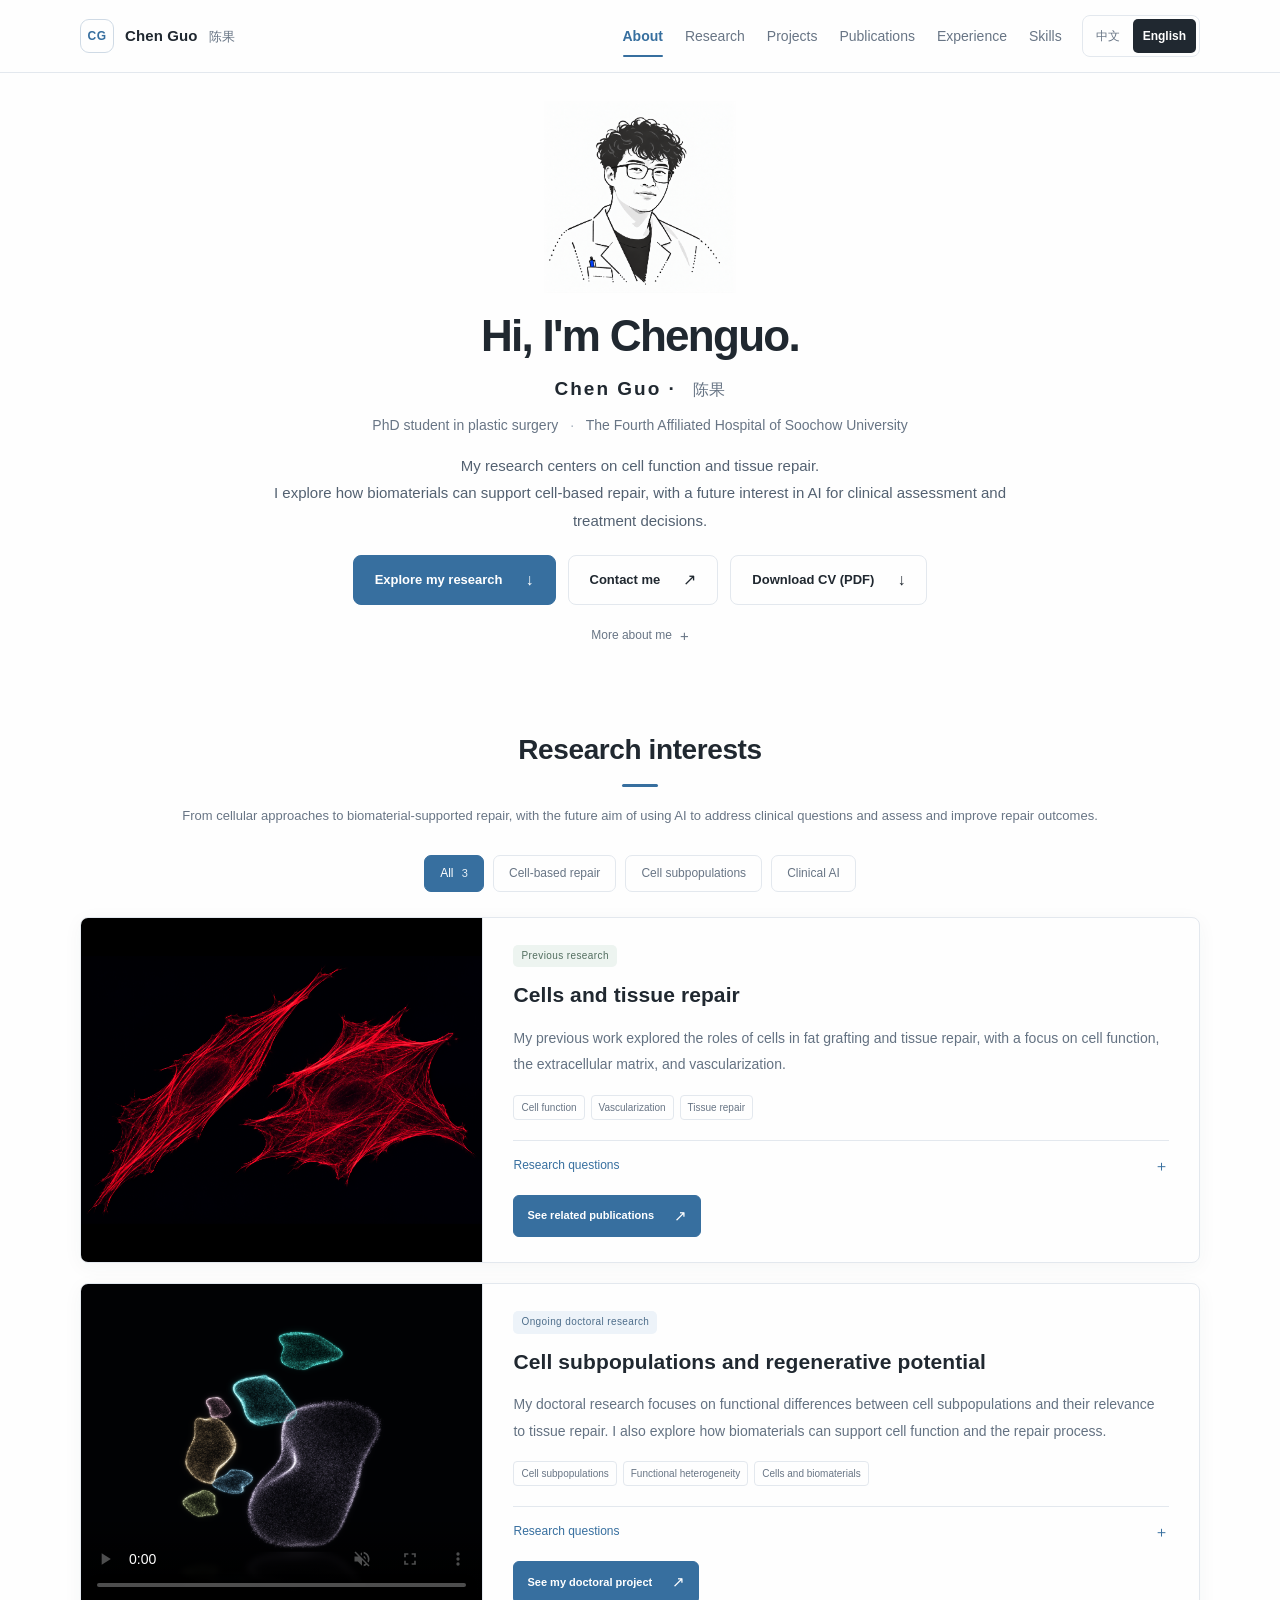
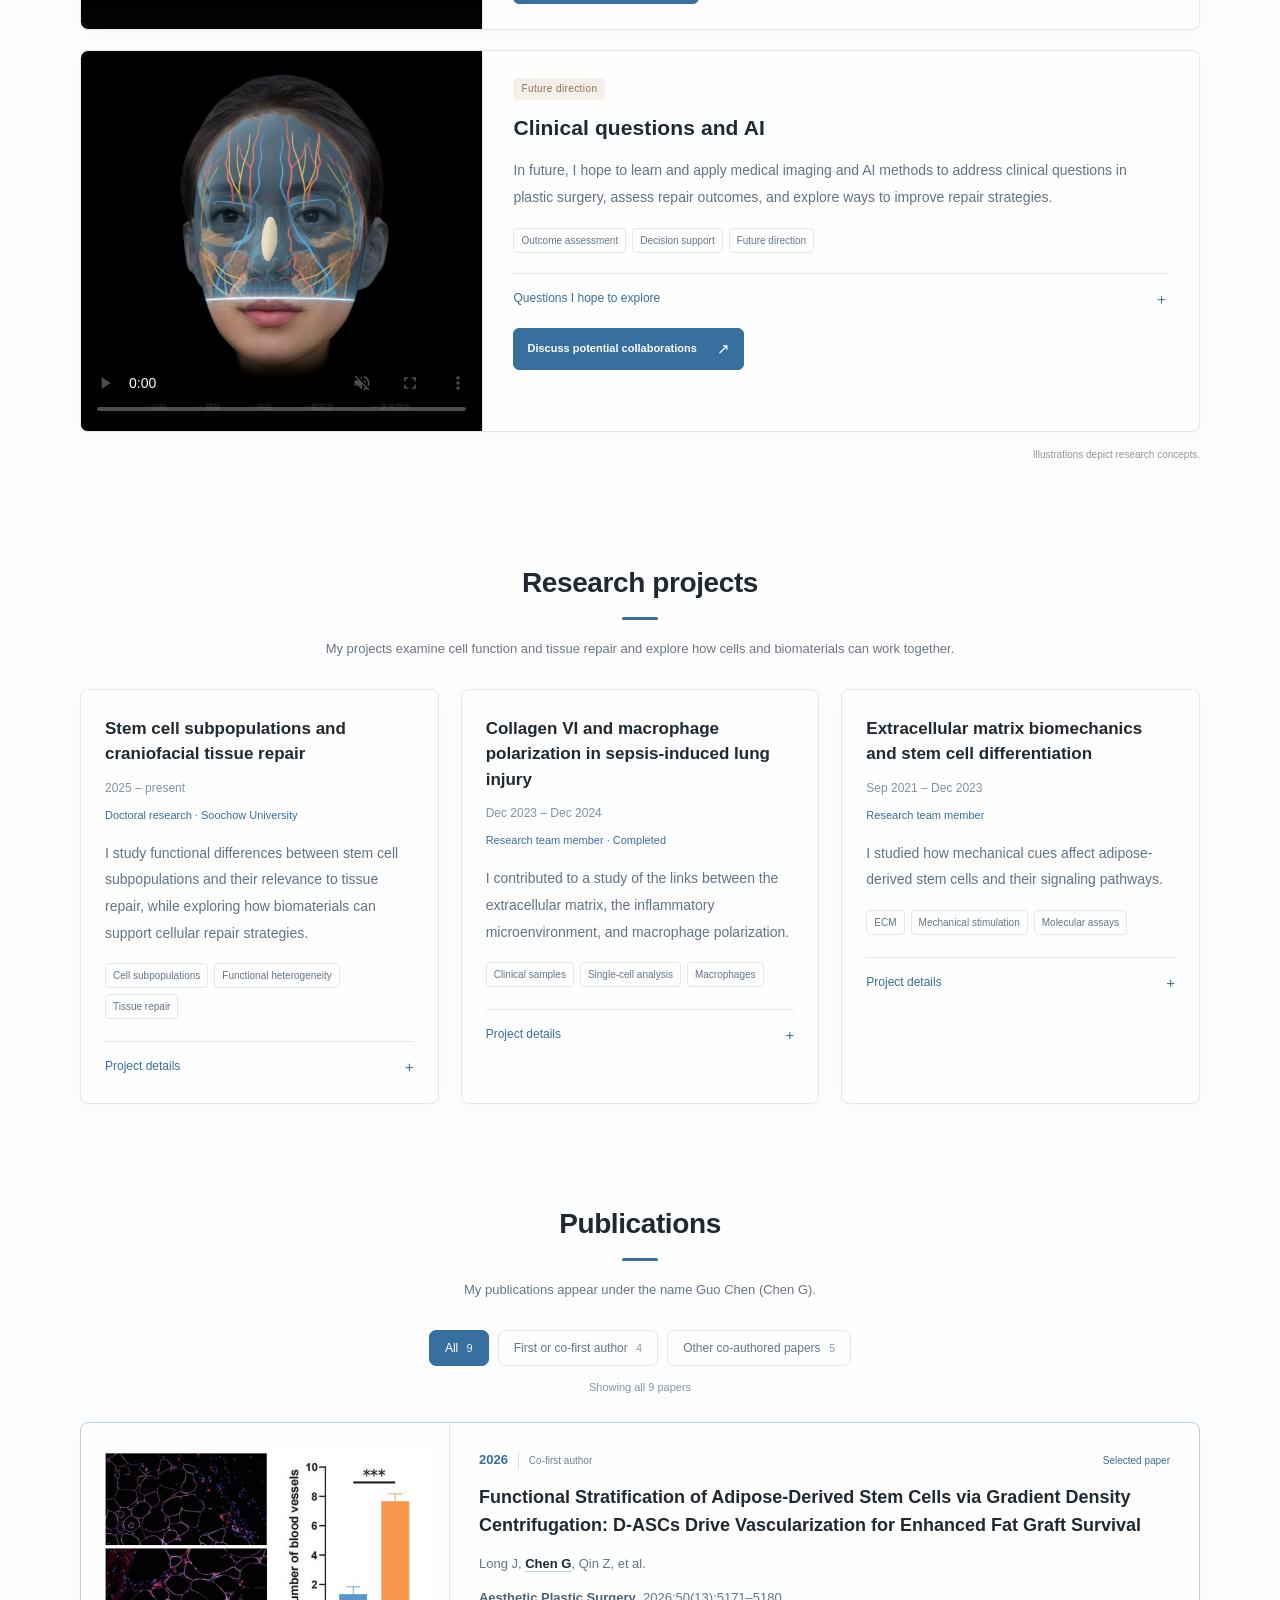
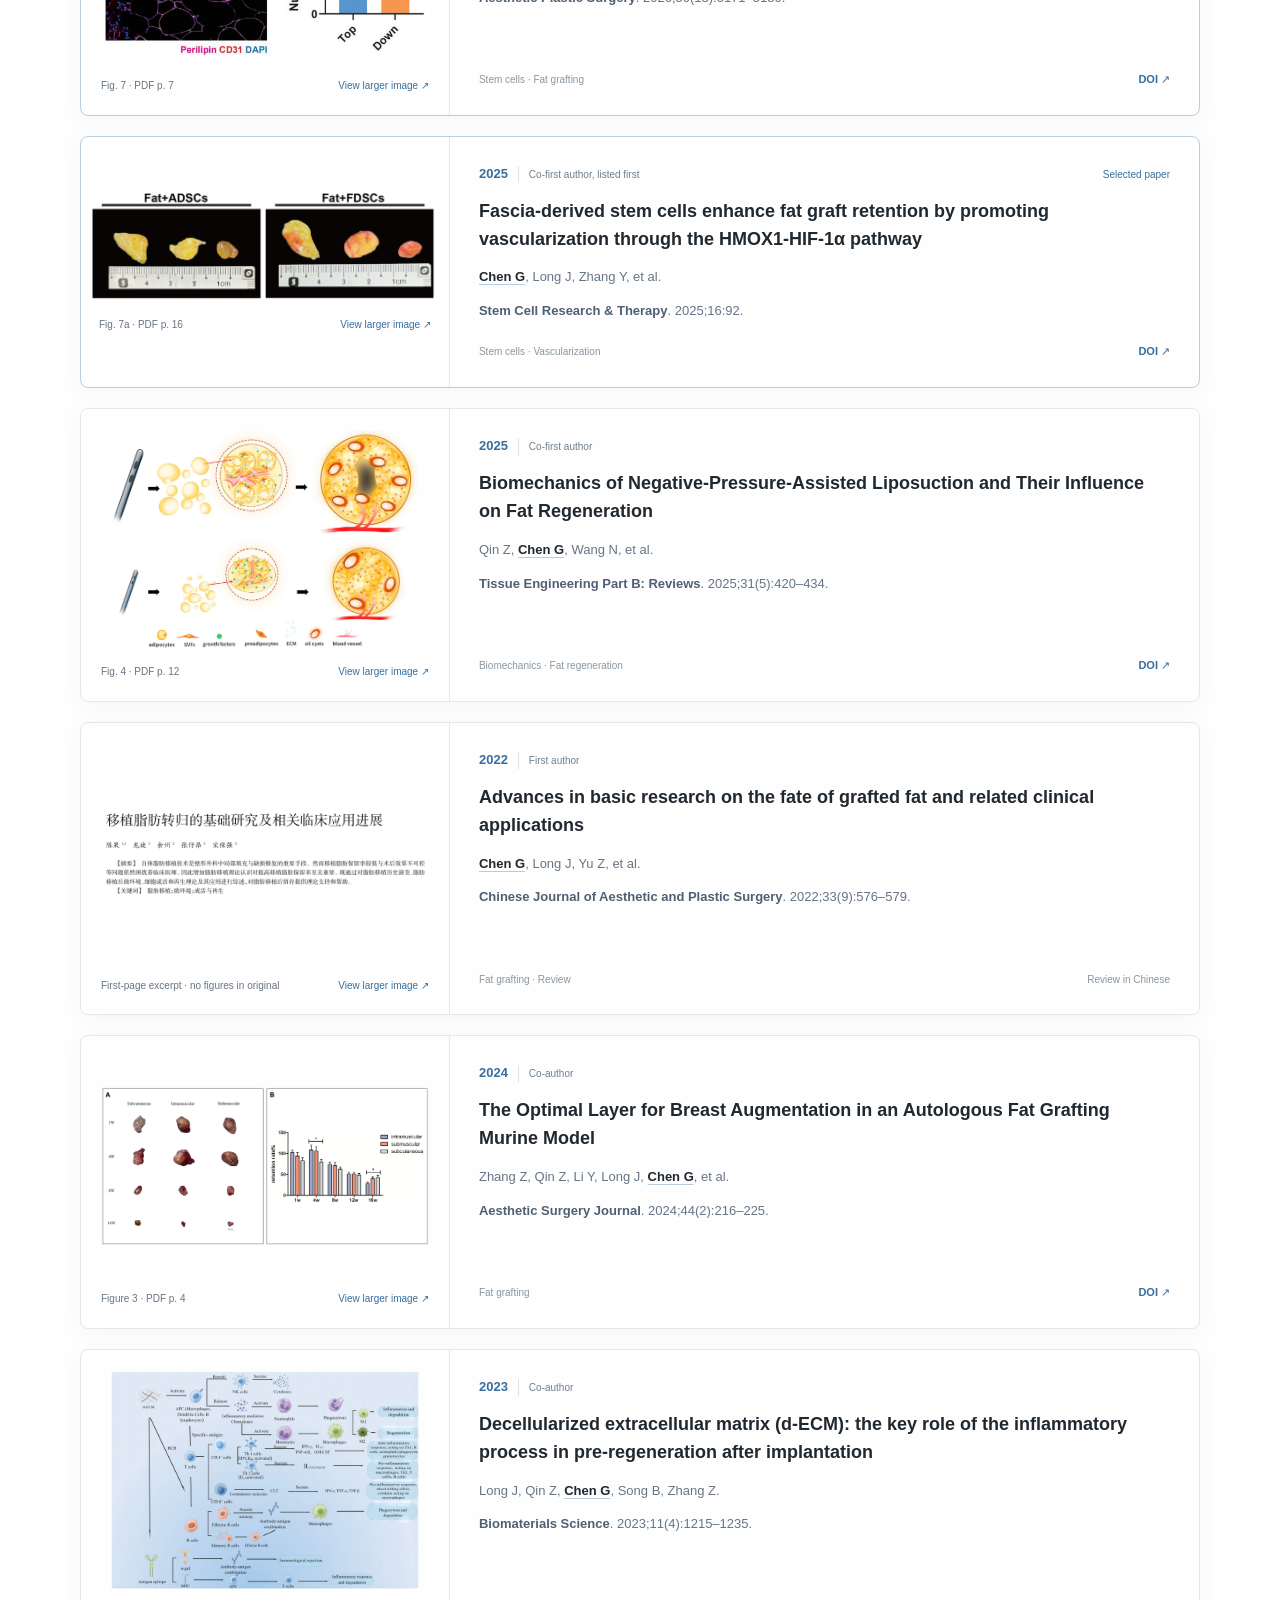
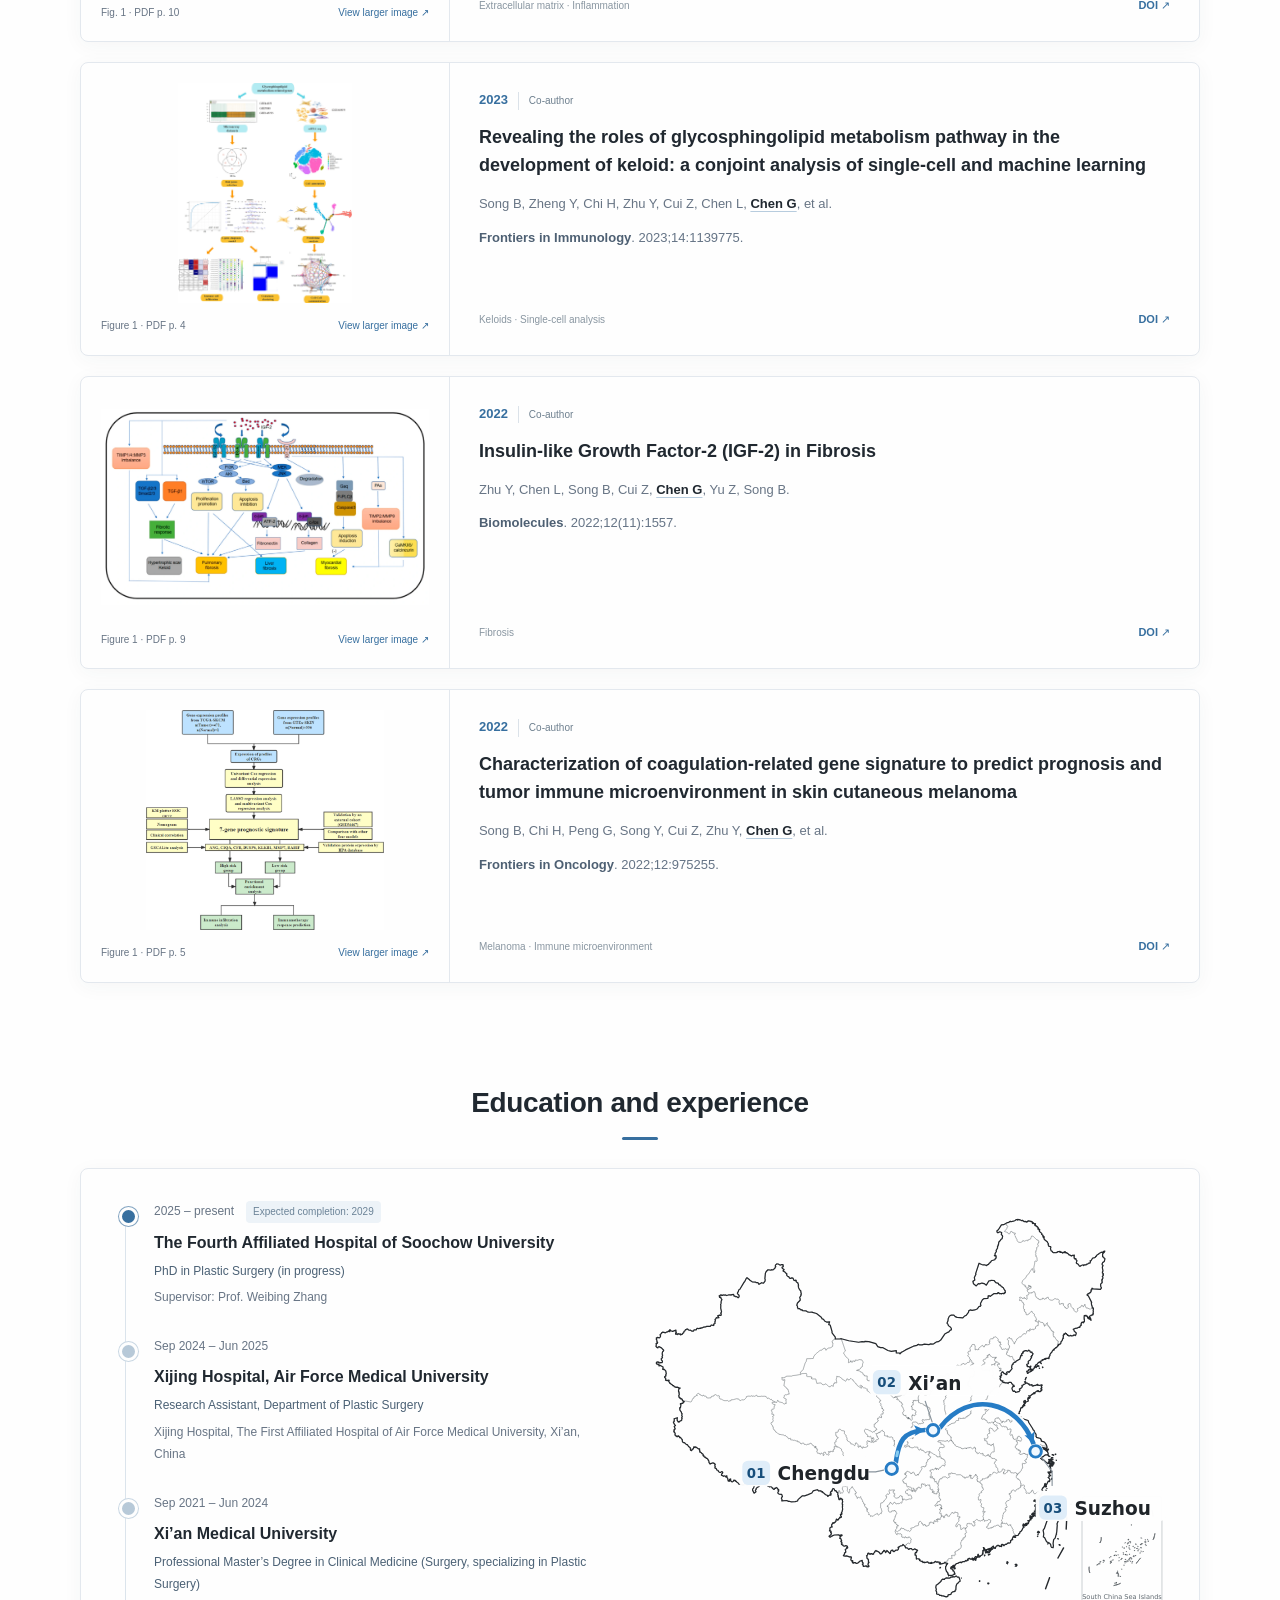
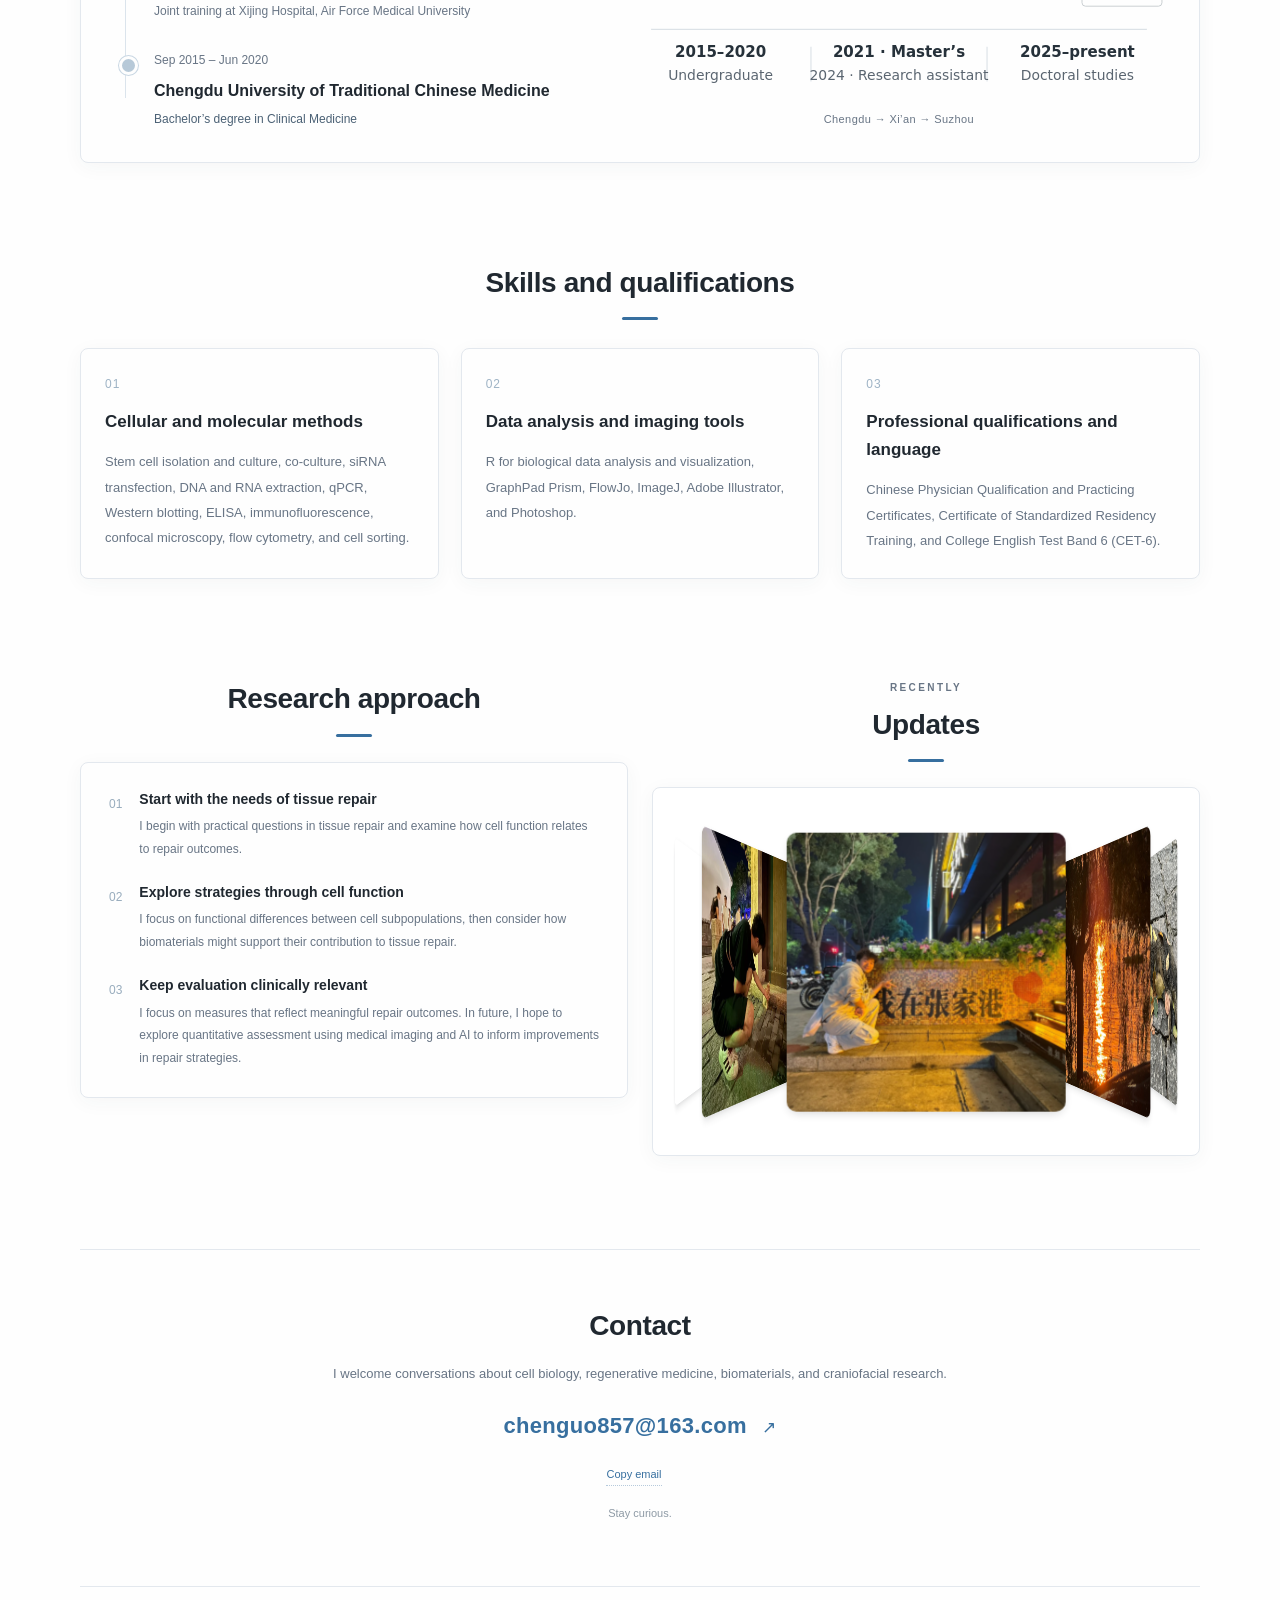
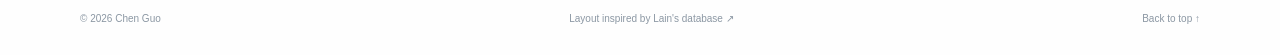
<file: en.html>
<!doctype html>
<html lang="en"><head>
<meta charset="utf-8"><meta name="viewport" content="width=device-width,initial-scale=1"><meta name="theme-color" content="#fefefe">
<meta name="description" content="Chen Guo, PhD student in plastic surgery at Soochow University. Research on cell subpopulations, tissue repair, and biomaterial support, with a future interest in clinical AI. Publications, education, and a downloadable academic CV."><meta name="author" content="Chen Guo">
<title>Chen Guo | Academic Homepage</title><link rel="icon" href="icon.svg" type="image/svg+xml"><link rel="stylesheet" href="style.css?v=20261118-research-media">
<link rel="alternate" hreflang="zh-CN" href="index.html"><link rel="alternate" hreflang="en" href="en.html">
<link rel="stylesheet" href="recent-album.css?v=20261119-2">
</head>
<body><a class="skip" href="#main">Skip to content</a>
<header class="site-header"><div class="header-inner"><a class="brand" href="#top" aria-label="Chen Guo, back to top"><span class="brand-mark" aria-hidden="true">CG</span><span>Chen Guo <span class="brand-cn" lang="zh-CN">陈果</span></span></a><nav class="site-nav" aria-label="Section navigation"><a href="#about">About</a><a href="#research">Research</a><a href="#projects">Projects</a><a href="#publications">Publications</a><a href="#experience">Experience</a><a href="#skills">Skills</a></nav><nav class="language-switch" aria-label="Language selection"><a href="index.html" lang="zh-CN" hreflang="zh-CN" data-language-link="">中文</a><a href="en.html" lang="en" hreflang="en" data-language-link="" aria-current="page">English</a></nav></div></header>
<main id="main"><div id="top" class="top-anchor"></div>
<section class="intro container" id="about" aria-labelledby="intro-title">
<img class="portrait" src="images/chenguo-portrait-sketch.png" alt="Line drawing portrait of Chen Guo" width="216" height="216">
<h1 id="intro-title" lang="en">Hi, I'm Chenguo.</h1><p class="identity-name">Chen Guo · <span lang="zh-CN">陈果</span></p>
<p class="identity-role">PhD student in plastic surgery <span class="separator">·</span> The Fourth Affiliated Hospital of Soochow University</p>
<p class="intro-description">My research centers on cell function and tissue repair.<br class="desktop-break"> I explore how biomaterials can support cell-based repair, with a future interest in AI for clinical assessment and treatment decisions.</p>
<div class="intro-actions"><a class="button primary" href="#research">Explore my research <span aria-hidden="true">↓</span></a><a class="button secondary" href="mailto:chenguo857@163.com">Contact me <span aria-hidden="true">↗</span></a><a class="button secondary cv-download" href="documents/Guo_Chen_Academic_CV_2026-11-17.pdf?v=20261117-enddate" download="Guo_Chen_Academic_CV_2026-11-17.pdf" type="application/pdf" aria-label="Download academic CV in English as a PDF">Download CV (PDF) <span aria-hidden="true">↓</span></a></div>
<details class="about-detail"><summary>More about me <span aria-hidden="true">+</span></summary><div><p>I am pursuing a PhD in plastic surgery at <strong>The Fourth Affiliated Hospital of Soochow University</strong> under the supervision of <strong>Prof. Weibing Zhang</strong>. My doctoral research focuses on functional differences between stem cell subpopulations and their relevance to craniofacial tissue repair.</p><p>My research builds on cellular approaches to tissue repair and explores how the extracellular matrix and biomaterials can support cell function and regeneration. In future, I hope to use medical imaging and AI to address clinical questions, assess repair strategies, and study treatment outcomes.</p><p class="english-bio" lang="en">Exploring how cells connect, communicate, and contribute to tissue repair.</p></div></details>
</section>
<section class="section container" id="research" aria-labelledby="research-title"><div class="section-heading"><p class="section-kicker" lang="en">RESEARCH INTERESTS</p><h2 id="research-title">Research interests</h2><p class="section-description">From cellular approaches to biomaterial-supported repair, with the future aim of using AI to address clinical questions and assess and improve repair outcomes.</p></div>
<div class="filters" role="group" aria-label="Filter research interests"><button type="button" class="active" data-filter="all" aria-pressed="true">All <span>3</span></button><button type="button" data-filter="cell" aria-pressed="false">Cell-based repair</button><button type="button" data-filter="subsets" aria-pressed="false">Cell subpopulations</button><button type="button" data-filter="imaging" aria-pressed="false">Clinical AI</button></div><p id="filter-status" class="sr-only" role="status" aria-live="polite">Showing all 3 research areas</p>
<div class="research-grid"><article class="card research-card" data-category="cell" id="research-cell">
    <div class="card-visual card-visual--phalloidin"><img src="images/cell-subpopulations-phalloidin-v1.png" alt="Phalloidin-inspired illustration of red actin filaments in two spread cells" width="1536" height="1024" loading="lazy" decoding="async"></div>
    <div class="card-body"><span class="status published">Previous research</span><h3>Cells and tissue repair</h3><p class="card-english" lang="en">Cells &amp; Tissue Repair</p><p class="card-description">My previous work explored the roles of cells in fat grafting and tissue repair, with a focus on cell function, the extracellular matrix, and vascularization.</p><div class="tags"><span>Cell function</span><span>Vascularization</span><span>Tissue repair</span></div>
    <details class="card-details"><summary>Research questions<span aria-hidden="true">＋</span></summary><div class="topic-detail"><h4>How cells contribute to repair</h4><p>I study the roles of stem cells in vascularization, graft retention, and tissue regeneration to understand how cell function relates to repair outcomes.</p><p>Which cellular functions can support more effective tissue repair?</p></div><div class="topic-detail"><h4>Connecting cells and biomaterials</h4><p>Building on cell research, I explore how the extracellular matrix and biomaterials can provide an environment that supports cell function.</p><p>How can cellular regenerative potential translate into more consistent repair outcomes?</p></div></details>
    <a class="card-link" href="#publications">See related publications<span aria-hidden="true">↗</span></a></div></article><article class="card research-card" data-category="subsets" id="research-material">
    <div class="card-visual card-visual--point-cloud"><video class="research-video" width="1200" height="900" autoplay loop muted playsinline controls preload="metadata" poster="images/cell-subpopulations-3d-v3-poster.png" aria-label="Simulated 3D point-cloud illustration of cell subpopulations; not experimental data"><source src="videos/cell-subpopulations-3d-v3.mp4" type="video/mp4"><a href="videos/cell-subpopulations-3d-v3.mp4">View animation</a></video></div>
    <div class="card-body"><span class="status ongoing">Ongoing doctoral research</span><h3>Cell subpopulations and regenerative potential</h3><p class="card-english" lang="en">Cell Subpopulations &amp; Regenerative Potential</p><p class="card-description">My doctoral research focuses on functional differences between cell subpopulations and their relevance to tissue repair. I also explore how biomaterials can support cell function and the repair process.</p><div class="tags"><span>Cell subpopulations</span><span>Functional heterogeneity</span><span>Cells and biomaterials</span></div>
    <details class="card-details"><summary>Research questions<span aria-hidden="true">＋</span></summary><div class="topic-detail"><h4>Understanding differences between cell subpopulations</h4><p>I combine cell biology and bioinformatics to study cell subpopulations and their relationship to tissue repair.</p><p>Which cellular features are associated with regenerative capacity?</p></div><div class="topic-detail"><h4>Supporting cell function</h4><p>With cell function as the focus, I study how biomaterials and the local microenvironment can support cellular contributions to regeneration.</p><p>How can cell characteristics inform the design of repair strategies?</p></div></details>
    <a class="card-link" href="#projects">See my doctoral project<span aria-hidden="true">↗</span></a></div></article><article class="card research-card" data-category="imaging" id="research-imaging">
    <div class="card-visual card-visual--xray"><video class="research-video research-video--portrait" width="960" height="1152" autoplay loop muted playsinline controls preload="metadata" poster="images/clinical-ai-facial-scan-v7-poster.jpg" aria-label="Illustrative 3D scan from crown to chin revealing facial vessels, nerves, fat compartments and a nasal bridge implant"><source src="videos/clinical-ai-facial-scan-v7.mp4" type="video/mp4"><a href="videos/clinical-ai-facial-scan-v7.mp4">View animation</a></video></div>
    <div class="card-body"><span class="status future">Future direction</span><h3>Clinical questions and AI</h3><p class="card-english" lang="en">Clinical Questions &amp; AI</p><p class="card-description">In future, I hope to learn and apply medical imaging and AI methods to address clinical questions in plastic surgery, assess repair outcomes, and explore ways to improve repair strategies.</p><div class="tags"><span>Outcome assessment</span><span>Decision support</span><span>Future direction</span></div>
    <details class="card-details"><summary>Questions I hope to explore<span aria-hidden="true">＋</span></summary><div class="topic-detail"><h4>Let clinical questions guide the methods</h4><p>Starting with questions about measuring repair outcomes and comparing treatment strategies, I hope to explore medical image analysis, clinical data analysis, and model evaluation.</p><p>I plan to develop this work with suitable data and technical collaborators, keeping the clinical meaning of the results central.</p></div></details>
    <a class="card-link" href="#contact">Discuss potential collaborations<span aria-hidden="true">↗</span></a></div></article></div><p class="image-note">Illustrations depict research concepts.</p></section>
<section class="section container" id="projects" aria-labelledby="projects-title"><div class="section-heading"><p class="section-kicker" lang="en">RESEARCH EXPERIENCE</p><h2 id="projects-title">Research projects</h2><p class="section-description">My projects examine cell function and tissue repair and explore how cells and biomaterials can work together.</p></div><div class="project-grid"><article class="card project-card" id="project-regeneration"><div class="project-heading"><h3>Stem cell subpopulations and craniofacial tissue repair</h3><span>2025 – present</span></div><p class="project-role">Doctoral research · Soochow University</p><p class="card-description">I study functional differences between stem cell subpopulations and their relevance to tissue repair, while exploring how biomaterials can support cellular repair strategies.</p><div class="tags"><span>Cell subpopulations</span><span>Functional heterogeneity</span><span>Tissue repair</span></div><details class="card-details"><summary>Project details<span aria-hidden="true">+</span></summary><div class="project-detail"><p>I combine cell biology and bioinformatics to understand the functional characteristics of stem cell subpopulations and their relationship to tissue repair.</p><p>With cell function as the focus, I explore how biomaterials and the local microenvironment can support cellular contributions to craniofacial tissue regeneration.</p></div></details></article><article class="card project-card" id="project-collagen"><div class="project-heading"><h3>Collagen VI and macrophage polarization in sepsis-induced lung injury</h3><span>Dec 2023 – Dec 2024</span></div><p class="project-role">Research team member · Completed</p><p class="card-description">I contributed to a study of the links between the extracellular matrix, the inflammatory microenvironment, and macrophage polarization.</p><div class="tags"><span>Clinical samples</span><span>Single-cell analysis</span><span>Macrophages</span></div><details class="card-details"><summary>Project details<span aria-hidden="true">+</span></summary><div class="project-detail"><p>I helped collect clinical blood samples, analyze single-cell data, and visualize results in R. I prepared and characterized decellularized matrix derived from adipose-derived stem cells, assessed protein expression, and worked with mouse models of sepsis.</p><p>I contributed to statistical analysis, figure preparation, and manuscript writing.</p></div></details></article><article class="card project-card" id="project-ecm"><div class="project-heading"><h3>Extracellular matrix biomechanics and stem cell differentiation</h3><span>Sep 2021 – Dec 2023</span></div><p class="project-role">Research team member</p><p class="card-description">I studied how mechanical cues affect adipose-derived stem cells and their signaling pathways.</p><div class="tags"><span>ECM</span><span>Mechanical stimulation</span><span>Molecular assays</span></div><details class="card-details"><summary>Project details<span aria-hidden="true">+</span></summary><div class="project-detail"><p>I cultured adipose-derived stem cells under mechanical stimulation and prepared and characterized decellularized extracellular matrix. I used Western blotting and immunofluorescence to investigate ITGαV/FAK/c-Myc signaling.</p><p>I contributed to quantitative analysis, visualization, and manuscript writing.</p></div></details></article></div></section>
<section class="section container" id="publications" aria-labelledby="publications-title"><div class="section-heading"><p class="section-kicker" lang="en">PUBLICATIONS</p><h2 id="publications-title">Publications</h2><p class="section-description">My publications appear under the name Guo Chen (Chen G).</p></div>
<div class="publication-toolbar"><div class="filters" role="group" aria-label="Filter publications by authorship"><button type="button" class="active" data-pub-filter="all" aria-pressed="true">All <span>9</span></button><button type="button" data-pub-filter="lead" aria-pressed="false">First or co-first author <span>4</span></button><button type="button" data-pub-filter="other" aria-pressed="false">Other co-authored papers <span>5</span></button></div><p id="publication-status" role="status" aria-live="polite">Showing all 9 papers</p></div>
<div class="publication-grid"><article class="card paper-card featured" data-pub-group="lead"><figure class="paper-figure" data-label="Fig. 7 · PDF p. 7"><a class="paper-figure-link" href="images/publications/paper-01.webp" data-figure-open="" aria-label="Enlarge Fig. 7 from Functional Stratification of Adipose-Derived Stem Cells via Gradient Density Centrifugation: D-ASCs Drive Vascularization for Enhanced Fat Graft Survival"><img src="images/publications/paper-01.webp" alt="Immunofluorescence and vessel counts for grafts supported by adipose-derived stem cells of different densities. The figure includes the Perilipin, CD31, and DAPI legend and quantification for the Top and Down groups." width="1200" height="771" loading="lazy" decoding="async"></a><figcaption><span>Fig. 7 · PDF p. 7</span><a href="images/publications/paper-01.webp" data-figure-open="" aria-label="View Fig. 7 at a larger size from Functional Stratification of Adipose-Derived Stem Cells via Gradient Density Centrifugation: D-ASCs Drive Vascularization for Enhanced Fat Graft Survival">View larger image ↗</a></figcaption></figure><div class="paper-body"><div class="publication-top"><span class="paper-year">2026</span><span class="author-role">Co-first author</span><span class="featured-label">Selected paper</span></div><h3 class="paper-title"><a href="https://doi.org/10.1007/s00266-026-05870-8" target="_blank" rel="noopener noreferrer">Functional Stratification of Adipose-Derived Stem Cells via Gradient Density Centrifugation: D-ASCs Drive Vascularization for Enhanced Fat Graft Survival</a></h3><div class="entry-copy"><p class="paper-authors">Long J, <strong>Chen G</strong>, Qin Z, et al.</p><p class="paper-journal"><em>Aesthetic Plastic Surgery</em>. 2026;50(13):5171–5180.</p><div class="paper-meta"><span>Stem cells · Fat grafting</span><a class="paper-link" href="https://doi.org/10.1007/s00266-026-05870-8" target="_blank" rel="noopener noreferrer">DOI ↗</a></div></div></div></article><article class="card paper-card featured paper-card--fascia" data-pub-group="lead"><figure class="paper-figure" data-label="Fig. 7a · PDF p. 16"><a class="paper-figure-link" href="images/publications/paper-02-fig7a-tight.webp" data-figure-open="" aria-label="Enlarge Fig. 7a from Fascia-derived stem cells enhance fat graft retention by promoting vascularization through the HMOX1-HIF-1α pathway"><img src="images/publications/paper-02-fig7a-tight.webp" alt="Fig. 7a shows gross photographs of fat grafts in the Fat+ADSCs and Fat+FDSCs groups on days 7, 14, and 30 after transplantation, from left to right. Group labels and scale bars are visible." width="1423" height="455" loading="lazy" decoding="async"></a><figcaption><span>Fig. 7a · PDF p. 16</span><a href="images/publications/paper-02-fig7a-tight.webp" data-figure-open="" aria-label="View Fig. 7a at a larger size from Fascia-derived stem cells enhance fat graft retention by promoting vascularization through the HMOX1-HIF-1α pathway">View larger image ↗</a></figcaption></figure><div class="paper-body"><div class="publication-top"><span class="paper-year">2025</span><span class="author-role">Co-first author, listed first</span><span class="featured-label">Selected paper</span></div><h3 class="paper-title"><a href="https://doi.org/10.1186/s13287-025-04204-w" target="_blank" rel="noopener noreferrer">Fascia-derived stem cells enhance fat graft retention by promoting vascularization through the HMOX1-HIF-1α pathway</a></h3><div class="entry-copy"><p class="paper-authors"><strong>Chen G</strong>, Long J, Zhang Y, et al.</p><p class="paper-journal"><em>Stem Cell Research &amp; Therapy</em>. 2025;16:92.</p><div class="paper-meta"><span>Stem cells · Vascularization</span><a class="paper-link" href="https://doi.org/10.1186/s13287-025-04204-w" target="_blank" rel="noopener noreferrer">DOI ↗</a></div></div></div></article><article class="card paper-card" data-pub-group="lead"><figure class="paper-figure" data-label="Fig. 4 · PDF p. 12"><a class="paper-figure-link" href="images/publications/paper-03.webp" data-figure-open="" aria-label="Enlarge Fig. 4 from Biomechanics of Negative-Pressure-Assisted Liposuction and Their Influence on Fat Regeneration"><img src="images/publications/paper-03.webp" alt="Schematic showing proposed links between harvesting cannula size, fat particle microstructure, and the fate of fat grafts. The legend identifies adipocytes, stromal vascular fractions, growth factors, preadipocytes, extracellular matrix, oil cysts, and blood vessels." width="1357" height="970" loading="lazy" decoding="async"></a><figcaption><span>Fig. 4 · PDF p. 12</span><a href="images/publications/paper-03.webp" data-figure-open="" aria-label="View Fig. 4 at a larger size from Biomechanics of Negative-Pressure-Assisted Liposuction and Their Influence on Fat Regeneration">View larger image ↗</a></figcaption></figure><div class="paper-body"><div class="publication-top"><span class="paper-year">2025</span><span class="author-role">Co-first author</span></div><h3 class="paper-title"><a href="https://doi.org/10.1089/ten.teb.2024.0186" target="_blank" rel="noopener noreferrer">Biomechanics of Negative-Pressure-Assisted Liposuction and Their Influence on Fat Regeneration</a></h3><div class="entry-copy"><p class="paper-authors">Qin Z, <strong>Chen G</strong>, Wang N, et al.</p><p class="paper-journal"><em>Tissue Engineering Part B: Reviews</em>. 2025;31(5):420–434.</p><div class="paper-meta"><span>Biomechanics · Fat regeneration</span><a class="paper-link" href="https://doi.org/10.1089/ten.teb.2024.0186" target="_blank" rel="noopener noreferrer">DOI ↗</a></div></div></div></article><article class="card paper-card" data-pub-group="lead"><figure class="paper-figure" data-label="First-page excerpt · no figures in original"><a class="paper-figure-link" href="images/publications/paper-04.webp" data-figure-open="" aria-label="Enlarge the first-page excerpt from Advances in basic research on the fate of grafted fat and related clinical applications"><img src="images/publications/paper-04.webp" alt="The title, authors, and abstract on the first page of the Chinese-language review, which has no figures." width="1488" height="408" loading="lazy" decoding="async"></a><figcaption><span>First-page excerpt · no figures in original</span><a href="images/publications/paper-04.webp" data-figure-open="" aria-label="View the first-page excerpt at a larger size from Advances in basic research on the fate of grafted fat and related clinical applications">View larger image ↗</a></figcaption></figure><div class="paper-body"><div class="publication-top"><span class="paper-year">2022</span><span class="author-role">First author</span></div><h3 class="paper-title">Advances in basic research on the fate of grafted fat and related clinical applications</h3><div class="entry-copy"><p class="paper-authors"><strong>Chen G</strong>, Long J, Yu Z, et al.</p><p class="paper-journal"><em>Chinese Journal of Aesthetic and Plastic Surgery</em>. 2022;33(9):576–579.</p><div class="paper-meta"><span>Fat grafting · Review</span><span class="paper-language">Review in Chinese</span></div></div></div></article><article class="card paper-card" data-pub-group="other"><figure class="paper-figure" data-label="Figure 3 · PDF p. 4"><a class="paper-figure-link" href="images/publications/paper-05.webp" data-figure-open="" aria-label="Enlarge Figure 3 from The Optimal Layer for Breast Augmentation in an Autologous Fat Grafting Murine Model"><img src="images/publications/paper-05.webp" alt="Panels A and B compare gross appearance and retention of subcutaneous, intramuscular, and submuscular fat grafts from weeks 1 to 16. The three group labels and scale bars are visible." width="1500" height="730" loading="lazy" decoding="async"></a><figcaption><span>Figure 3 · PDF p. 4</span><a href="images/publications/paper-05.webp" data-figure-open="" aria-label="View Figure 3 at a larger size from The Optimal Layer for Breast Augmentation in an Autologous Fat Grafting Murine Model">View larger image ↗</a></figcaption></figure><div class="paper-body"><div class="publication-top"><span class="paper-year">2024</span><span class="author-role">Co-author</span></div><h3 class="paper-title"><a href="https://doi.org/10.1093/asj/sjad201" target="_blank" rel="noopener noreferrer">The Optimal Layer for Breast Augmentation in an Autologous Fat Grafting Murine Model</a></h3><div class="entry-copy"><p class="paper-authors">Zhang Z, Qin Z, Li Y, Long J, <strong>Chen G</strong>, et al.</p><p class="paper-journal"><em>Aesthetic Surgery Journal</em>. 2024;44(2):216–225.</p><div class="paper-meta"><span>Fat grafting</span><a class="paper-link" href="https://doi.org/10.1093/asj/sjad201" target="_blank" rel="noopener noreferrer">DOI ↗</a></div></div></div></article><article class="card paper-card" data-pub-group="other"><figure class="paper-figure" data-label="Fig. 1 · PDF p. 10"><a class="paper-figure-link" href="images/publications/paper-06.webp" data-figure-open="" aria-label="Enlarge Fig. 1 from Decellularized extracellular matrix (d-ECM): the key role of the inflammatory process in pre-regeneration after implantation"><img src="images/publications/paper-06.webp" alt="Overview of innate and adaptive immune responses after decellularized extracellular matrix implantation. The figure shows antigen-presenting cells, neutrophils, macrophages, and T and B cells, along with outcomes including inflammatory degradation, regeneration, and immune rejection." width="1600" height="1136" loading="lazy" decoding="async"></a><figcaption><span>Fig. 1 · PDF p. 10</span><a href="images/publications/paper-06.webp" data-figure-open="" aria-label="View Fig. 1 at a larger size from Decellularized extracellular matrix (d-ECM): the key role of the inflammatory process in pre-regeneration after implantation">View larger image ↗</a></figcaption></figure><div class="paper-body"><div class="publication-top"><span class="paper-year">2023</span><span class="author-role">Co-author</span></div><h3 class="paper-title"><a href="https://doi.org/10.1039/d2bm01204a" target="_blank" rel="noopener noreferrer">Decellularized extracellular matrix (d-ECM): the key role of the inflammatory process in pre-regeneration after implantation</a></h3><div class="entry-copy"><p class="paper-authors">Long J, Qin Z, <strong>Chen G</strong>, Song B, Zhang Z.</p><p class="paper-journal"><em>Biomaterials Science</em>. 2023;11(4):1215–1235.</p><div class="paper-meta"><span>Extracellular matrix · Inflammation</span><a class="paper-link" href="https://doi.org/10.1039/d2bm01204a" target="_blank" rel="noopener noreferrer">DOI ↗</a></div></div></div></article><article class="card paper-card" data-pub-group="other"><figure class="paper-figure" data-label="Figure 1 · PDF p. 4"><a class="paper-figure-link" href="images/publications/paper-07.webp" data-figure-open="" aria-label="Enlarge Figure 1 from Revealing the roles of glycosphingolipid metabolism pathway in the development of keloid: a conjoint analysis of single-cell and machine learning"><img src="images/publications/paper-07.webp" alt="Workflow for the study of glycosphingolipid metabolism in keloids, showing the microarray and single-cell analysis branches." width="1440" height="1814" loading="lazy" decoding="async"></a><figcaption><span>Figure 1 · PDF p. 4</span><a href="images/publications/paper-07.webp" data-figure-open="" aria-label="View Figure 1 at a larger size from Revealing the roles of glycosphingolipid metabolism pathway in the development of keloid: a conjoint analysis of single-cell and machine learning">View larger image ↗</a></figcaption></figure><div class="paper-body"><div class="publication-top"><span class="paper-year">2023</span><span class="author-role">Co-author</span></div><h3 class="paper-title"><a href="https://doi.org/10.3389/fimmu.2023.1139775" target="_blank" rel="noopener noreferrer">Revealing the roles of glycosphingolipid metabolism pathway in the development of keloid: a conjoint analysis of single-cell and machine learning</a></h3><div class="entry-copy"><p class="paper-authors">Song B, Zheng Y, Chi H, Zhu Y, Cui Z, Chen L, <strong>Chen G</strong>, et al.</p><p class="paper-journal"><em>Frontiers in Immunology</em>. 2023;14:1139775.</p><div class="paper-meta"><span>Keloids · Single-cell analysis</span><a class="paper-link" href="https://doi.org/10.3389/fimmu.2023.1139775" target="_blank" rel="noopener noreferrer">DOI ↗</a></div></div></div></article><article class="card paper-card" data-pub-group="other"><figure class="paper-figure" data-label="Figure 1 · PDF p. 9"><a class="paper-figure-link" href="images/publications/paper-08.webp" data-figure-open="" aria-label="Enlarge Figure 1 from Insulin-like Growth Factor-2 (IGF-2) in Fibrosis"><img src="images/publications/paper-08.webp" alt="Overview of pathways associated with IGF-2 and its receptors, including PI3K/Akt, JNK/c-Jun, TGF-β, TIMP/MMP, and CaMKIIδ/calcineurin. The figure links proliferation, apoptosis, and extracellular matrix changes to fibrosis in multiple organs." width="1600" height="953" loading="lazy" decoding="async"></a><figcaption><span>Figure 1 · PDF p. 9</span><a href="images/publications/paper-08.webp" data-figure-open="" aria-label="View Figure 1 at a larger size from Insulin-like Growth Factor-2 (IGF-2) in Fibrosis">View larger image ↗</a></figcaption></figure><div class="paper-body"><div class="publication-top"><span class="paper-year">2022</span><span class="author-role">Co-author</span></div><h3 class="paper-title"><a href="https://doi.org/10.3390/biom12111557" target="_blank" rel="noopener noreferrer">Insulin-like Growth Factor-2 (IGF-2) in Fibrosis</a></h3><div class="entry-copy"><p class="paper-authors">Zhu Y, Chen L, Song B, Cui Z, <strong>Chen G</strong>, Yu Z, Song B.</p><p class="paper-journal"><em>Biomolecules</em>. 2022;12(11):1557.</p><div class="paper-meta"><span>Fibrosis</span><a class="paper-link" href="https://doi.org/10.3390/biom12111557" target="_blank" rel="noopener noreferrer">DOI ↗</a></div></div></div></article><article class="card paper-card" data-pub-group="other"><figure class="paper-figure" data-label="Figure 1 · PDF p. 5"><a class="paper-figure-link" href="images/publications/paper-09.webp" data-figure-open="" aria-label="Enlarge Figure 1 from Characterization of coagulation-related gene signature to predict prognosis and tumor immune microenvironment in skin cutaneous melanoma"><img src="images/publications/paper-09.webp" alt="Workflow for the seven-gene prognostic model in cutaneous melanoma, showing model development, external validation, and immune infiltration analysis." width="1440" height="1335" loading="lazy" decoding="async"></a><figcaption><span>Figure 1 · PDF p. 5</span><a href="images/publications/paper-09.webp" data-figure-open="" aria-label="View Figure 1 at a larger size from Characterization of coagulation-related gene signature to predict prognosis and tumor immune microenvironment in skin cutaneous melanoma">View larger image ↗</a></figcaption></figure><div class="paper-body"><div class="publication-top"><span class="paper-year">2022</span><span class="author-role">Co-author</span></div><h3 class="paper-title"><a href="https://doi.org/10.3389/fonc.2022.975255" target="_blank" rel="noopener noreferrer">Characterization of coagulation-related gene signature to predict prognosis and tumor immune microenvironment in skin cutaneous melanoma</a></h3><div class="entry-copy"><p class="paper-authors">Song B, Chi H, Peng G, Song Y, Cui Z, Zhu Y, <strong>Chen G</strong>, et al.</p><p class="paper-journal"><em>Frontiers in Oncology</em>. 2022;12:975255.</p><div class="paper-meta"><span>Melanoma · Immune microenvironment</span><a class="paper-link" href="https://doi.org/10.3389/fonc.2022.975255" target="_blank" rel="noopener noreferrer">DOI ↗</a></div></div></div></article></div></section>
<section class="section container" id="experience" aria-labelledby="experience-title"><div class="section-heading"><p class="section-kicker" lang="en">EDUCATION &amp; EXPERIENCE</p><h2 id="experience-title">Education and experience</h2></div><div class="card timeline-card experience-layout"><div class="timeline">
<article class="timeline-entry"><div class="timeline-date">2025 – present<span>Expected completion: 2029</span></div><div><h3>The Fourth Affiliated Hospital of Soochow University</h3><p class="position">PhD in Plastic Surgery (in progress)</p><p>Supervisor: Prof. Weibing Zhang</p></div></article>
<article class="timeline-entry"><div class="timeline-date">Sep 2024 – Jun 2025</div><div><h3>Xijing Hospital, Air Force Medical University</h3><p class="position">Research Assistant, Department of Plastic Surgery</p><p>Xijing Hospital, The First Affiliated Hospital of Air Force Medical University, Xi’an, China</p></div></article>
<article class="timeline-entry"><div class="timeline-date">Sep 2021 – Jun 2024</div><div><h3>Xi’an Medical University</h3><p class="position">Professional Master’s Degree in Clinical Medicine (Surgery, specializing in Plastic Surgery)</p><p>Joint training at Xijing Hospital, Air Force Medical University</p></div></article>
<article class="timeline-entry"><div class="timeline-date">Sep 2015 – Jun 2020</div><div><h3>Chengdu University of Traditional Chinese Medicine</h3><p class="position">Bachelor’s degree in Clinical Medicine</p></div></article>
</div><figure class="experience-map"><img src="images/education-journey-en.svg?v=20261116-emphasis" width="480" height="430" loading="lazy" decoding="async" alt="Map of China showing my education and research journey. Blue arrows connect Chengdu, where I earned my bachelor’s degree from 2015 to 2020, Xi’an, where I began a master’s degree in 2021 and became a research assistant at Xijing Hospital in 2024, and Suzhou, where I began my PhD in 2025."><figcaption>Chengdu → Xi’an → Suzhou</figcaption></figure></div></section>
<section class="section container" id="skills" aria-labelledby="skills-title"><div class="section-heading"><p class="section-kicker" lang="en">SKILLS &amp; QUALIFICATIONS</p><h2 id="skills-title">Skills and qualifications</h2></div><dl class="skill-grid"><div class="card skill-card"><span class="skill-index" aria-hidden="true">01</span><dt>Cellular and molecular methods</dt><dd>Stem cell isolation and culture, co-culture, siRNA transfection, DNA and RNA extraction, qPCR, Western blotting, ELISA, immunofluorescence, confocal microscopy, flow cytometry, and cell sorting.</dd></div><div class="card skill-card"><span class="skill-index" aria-hidden="true">02</span><dt>Data analysis and imaging tools</dt><dd>R for biological data analysis and visualization, GraphPad Prism, FlowJo, ImageJ, Adobe Illustrator, and Photoshop.</dd></div><div class="card skill-card"><span class="skill-index" aria-hidden="true">03</span><dt>Professional qualifications and language</dt><dd>Chinese Physician Qualification and Practicing Certificates, Certificate of Standardized Residency Training, and College English Test Band 6 (CET-6).</dd></div></dl></section>
<div class="container supplementary-grid"><section class="section compact-section" id="perspective" aria-labelledby="perspective-title"><div class="section-heading"><p class="section-kicker" lang="en">RESEARCH PERSPECTIVE</p><h2 id="perspective-title">Research approach</h2></div><div class="card supplementary-card"><div class="perspective-list"><div><span class="step">01</span><div><h3>Start with the needs of tissue repair</h3><p>I begin with practical questions in tissue repair and examine how cell function relates to repair outcomes.</p></div></div><div><span class="step">02</span><div><h3>Explore strategies through cell function</h3><p>I focus on functional differences between cell subpopulations, then consider how biomaterials might support their contribution to tissue repair.</p></div></div><div><span class="step">03</span><div><h3>Keep evaluation clinically relevant</h3><p>I focus on measures that reflect meaningful repair outcomes. In future, I hope to explore quantitative assessment using medical imaging and AI to inform improvements in repair strategies.</p></div></div></div></div></section><section class="section compact-section" id="news" aria-labelledby="news-title"><div class="section-heading"><p class="section-kicker" lang="en">RECENTLY</p><h2 id="news-title">Updates</h2></div><div class="card supplementary-card album-card"><div class="album-stage" role="group" aria-label="Life in pictures" data-photo-album>
<button type="button" class="album-cover" data-slot="0" style="--crop: 30% 50%" data-photo-label="A night out in Zhangjiagang" aria-label="A night out in Zhangjiagang · View photo" tabindex="0"><img src="images/recent/01.webp" alt="" draggable="false" decoding="async" loading="lazy"></button>
<button type="button" class="album-cover" data-slot="1" style="--crop: 50% 56%" data-photo-label="Sunset reflected on the water" aria-label="Sunset reflected on the water · View photo" tabindex="-1"><img src="images/recent/02.webp" alt="" draggable="false" decoding="async" loading="lazy"></button>
<button type="button" class="album-cover" data-slot="2" style="--crop: 38% 50%" data-photo-label="A cat asleep among fallen leaves" aria-label="A cat asleep among fallen leaves · View photo" tabindex="-1"><img src="images/recent/03.webp" alt="" draggable="false" decoding="async" loading="lazy"></button>
<button type="button" class="album-cover" data-slot="-2" style="--crop: 82% 50%" data-photo-label="A computer screen on a desk" aria-label="A computer screen on a desk · View photo" tabindex="-1"><img src="images/recent/04.webp" alt="" draggable="false" decoding="async" loading="lazy"></button>
<button type="button" class="album-cover" data-slot="-1" style="--crop: 50% 70%" data-photo-label="A person crouching by a doorway at night" aria-label="A person crouching by a doorway at night · View photo" tabindex="-1"><img src="images/recent/05.webp" alt="" draggable="false" decoding="async" loading="lazy"></button>
</div></div></section></div>
<section class="contact container" id="contact" aria-labelledby="contact-title"><p class="section-kicker" lang="en">LET’S CONNECT</p><h2 id="contact-title">Contact</h2><p>I welcome conversations about cell biology, regenerative medicine, biomaterials, and craniofacial research.</p><a class="contact-email" href="mailto:chenguo857@163.com">chenguo857@163.com <span aria-hidden="true">↗</span></a><div class="email-line"><button type="button" id="copy-email" aria-label="Copy email address chenguo857@163.com">Copy email</button><span id="copy-status" role="status" aria-live="polite"></span></div>
<p class="signoff">Stay curious.</p></section>
</main><footer class="container"><span>© 2026 Chen Guo</span><a href="https://lain-ego0.github.io/" target="_blank" rel="noopener noreferrer">Layout inspired by Lain's database ↗</a><a href="#top">Back to top ↑</a></footer>
<dialog class="figure-dialog" id="figure-dialog" aria-labelledby="figure-dialog-title" aria-describedby="figure-paper-title"><div class="figure-dialog-header"><h2 id="figure-dialog-title">Publication figure</h2><button class="figure-close" type="button" autofocus="">Close <span aria-hidden="true">×</span></button></div><img class="figure-dialog-image" alt=""><div class="figure-dialog-footer"><p id="figure-paper-title"></p><p id="figure-description"></p><div class="figure-dialog-actions"><a id="figure-source" target="_blank" rel="noopener noreferrer">View article DOI ↗</a><a id="figure-original" target="_blank" rel="noopener noreferrer">Open full-size image ↗</a></div></div></dialog>
<script src="app.js?v=20261116-bilingual-2"></script><script src="recent-album.js?v=20261119-2"></script></body></html>
</file>
<file: style.css>
:root{--paper:#fefefe;--ink:#202830;--muted:#687585;--accent:#376f9f;--accent-dark:#24577f;--border:#e3e8ee;--soft:#edf3f8;--radius:8px;--shadow:0 4px 20px rgba(37,58,80,.045);font-family:-apple-system,BlinkMacSystemFont,"Segoe UI","PingFang SC","Hiragino Sans GB","Microsoft YaHei",sans-serif;color-scheme:light;font-synthesis:none}
*{box-sizing:border-box}html{background:var(--paper);scroll-padding-top:100px;scrollbar-color:#a4b5c5 var(--paper)}body{margin:0;background:var(--paper);color:var(--ink);font-size:15px;line-height:1.75;-webkit-font-smoothing:antialiased}h1,h2,h3,h4,p{margin:0}h1,h2,h3,h4{line-height:1.4}a{color:inherit;text-decoration:none}button{font:inherit;cursor:pointer}button,a,summary{-webkit-tap-highlight-color:transparent}button{color:inherit}a:focus-visible,button:focus-visible,summary:focus-visible{outline:3px solid #7ea7cb;outline-offset:5px}a:hover{color:var(--accent)}::selection{background:#d8e8f6;color:#17364f}[hidden]{display:none!important}.container{width:min(1120px,calc(100% - 64px));margin-inline:auto}.site-header{position:sticky;top:0;z-index:20;background:rgba(254,254,254,.96);border-bottom:1px solid var(--border);backdrop-filter:blur(14px)}.header-inner{width:min(1120px,calc(100% - 64px));min-height:72px;margin:auto;display:flex;align-items:center;justify-content:space-between;gap:24px}.brand{display:flex;align-items:center;gap:11px;font-size:15px;font-weight:650;letter-spacing:.1px;flex-shrink:0}.brand-mark{width:34px;height:34px;display:grid;place-items:center;font-size:12px;letter-spacing:.4px;border:1px solid #cfdae5;border-radius:9px;color:var(--accent)}.brand-cn{margin-left:7px;font-size:13px;color:var(--muted);font-weight:400}.site-nav{display:flex;align-items:center;gap:28px;font-size:14px;color:var(--muted)}.site-nav a{padding:21px 0;white-space:nowrap;position:relative}.site-nav a[aria-current="location"]{color:var(--accent);font-weight:600}.site-nav a[aria-current="location"]:after{content:"";position:absolute;bottom:12px;height:2px;left:0;right:0;background:var(--accent);border-radius:2px}.top-anchor{position:absolute;top:0}.intro{text-align:center;padding-top:28px;padding-bottom:32px}.portrait{display:block;width:192px;height:192px;object-fit:contain;object-position:center;mix-blend-mode:darken;margin:0 auto 17px}.eyebrow{font-size:10px;letter-spacing:2.1px;color:var(--muted);font-weight:650;margin-bottom:13px}.intro h1{font-size:44px;letter-spacing:-1.7px;line-height:1.18;font-weight:750}.identity-name{font-size:19px;letter-spacing:2px;margin-top:10px;font-weight:600}.identity-name span{font-size:16px;font-weight:400;letter-spacing:.2px;margin-left:10px;color:var(--muted)}.identity-role{font-size:14px;margin-top:8px;color:var(--muted)}.separator{margin:0 8px;color:#a4b0bc}.intro-description{font-size:15px;line-height:1.85;max-width:700px;margin:14px auto 0;color:#536171}.hero-facts{display:flex;justify-content:center;align-items:center;flex-wrap:wrap;gap:12px;font-size:12px;color:var(--muted);margin-top:15px}.hero-facts a{color:var(--accent)}.intro-actions{display:flex;flex-wrap:wrap;justify-content:center;gap:12px;margin-top:20px}.button{display:inline-flex;align-items:center;justify-content:center;gap:23px;border:1px solid var(--border);padding:10px 21px;border-radius:8px;font-size:13px;font-weight:550;transition:background .18s,transform .18s}.button.primary{background:var(--accent);border-color:var(--accent);color:#fff}.button.primary:hover{background:var(--accent-dark);border-color:var(--accent-dark)}.button.secondary:hover{border-color:#a5bfd5;background:#f7fafe}.button span{font-size:16px}.email-line{display:flex;justify-content:center;align-items:center;flex-wrap:wrap;gap:12px;margin-top:19px;min-height:22px;font-size:12px;color:var(--muted)}#copy-email{background:none;border:0;padding:0 0 1px;color:var(--accent);font-size:11px;border-bottom:1px dotted #b6cadc}#copy-status{color:var(--accent);font-size:11px}.about-detail{max-width:720px;margin:20px auto 0;text-align:left;font-size:13px}.about-detail>summary{justify-content:center;color:var(--muted);gap:8px;border:0;padding:0}.about-detail>div{margin-top:18px;padding:22px 24px;border:1px solid var(--border);border-radius:var(--radius);line-height:1.9;color:var(--muted)}.about-detail p+p{margin-top:14px}.about-detail strong{color:var(--ink);font-weight:550}.english-bio{font-size:13px}.section{padding-top:52px;padding-bottom:48px;scroll-margin-top:20px}.section-heading{text-align:center;margin-bottom:28px}.section-kicker{font-size:10px;letter-spacing:2.4px;color:var(--muted);font-weight:650;margin-bottom:8px}.section-heading h2,.contact h2{font-size:28px;font-weight:700;letter-spacing:.6px}.section-heading h2:after{content:"";display:block;height:3px;width:36px;background:var(--accent);border-radius:3px;margin:15px auto 0}.section-description{font-size:13px;color:var(--muted);margin-top:17px;line-height:1.8}.filters{display:flex;align-items:center;justify-content:center;flex-wrap:wrap;gap:9px;margin:0 0 25px}.filters button{border:1px solid var(--border);background:var(--paper);padding:7px 15px;border-radius:7px;color:var(--muted);font-size:12px;line-height:1.7;transition:background .18s,border-color .18s,color .18s}.filters button span{font-size:11px;margin-left:5px;color:#8a99a6}.filters button.active{border-color:var(--accent);background:var(--accent);color:#fff}.filters button.active span{color:#e7f0f7}.filters button:hover:not(.active){border-color:#8eacc5;color:var(--accent)}.research-grid{display:grid;grid-template-columns:1fr;gap:20px;align-items:start}.project-grid,.skill-grid{display:grid;grid-template-columns:repeat(3,minmax(0,1fr));gap:22px;align-items:start}.card{min-width:0;background:var(--paper);border:1px solid var(--border);border-radius:var(--radius);box-shadow:var(--shadow)}.research-card,.project-card,.paper-card{transition:transform .22s ease,box-shadow .22s ease,border-color .22s ease}.research-card{overflow:hidden;align-self:stretch;display:grid;grid-template-columns:minmax(240px,36%) minmax(0,1fr);min-height:280px}.card-visual{display:flex;align-items:center;justify-content:center;border-right:1px solid var(--border);min-height:260px;padding:25px}.card-visual img{display:block;width:260px;max-width:100%;height:190px;object-fit:contain;transition:transform .22s ease}.card-body{display:flex;flex-direction:column;flex:1;padding:27px 30px 25px}.status{font-size:10px;align-self:flex-start;line-height:1.65;padding:3px 8px;border-radius:5px;letter-spacing:.4px;background:#edf4f0;color:#526e5f;margin-bottom:13px}.status.ongoing{background:#edf3f9;color:#4e6e8b}.status.future{background:#f4f0e9;color:#8a7050}.research-card h3{font-size:21px;font-weight:650;letter-spacing:.1px}.card-english{font-size:12px;color:var(--muted);margin-top:5px;letter-spacing:.1px}.card-description{font-size:14px;line-height:1.9;color:#647282;margin-top:15px}.tags{display:flex;flex-wrap:wrap;gap:6px;margin-top:17px}.tags span{font-size:10px;line-height:1.7;padding:3px 7px;border:1px solid var(--border);border-radius:4px;color:var(--muted);white-space:normal}.card-details{margin-top:20px;padding-top:14px;border-top:1px solid var(--border);font-size:12px}summary{display:flex;align-items:center;justify-content:space-between;gap:12px;list-style:none;cursor:pointer;color:var(--accent);font-size:12px;line-height:1.75}summary::-webkit-details-marker{display:none}summary>span{font-size:15px;line-height:1;transition:transform .2s}details[open]>summary>span{transform:rotate(45deg)}.topic-detail{padding-top:17px}.topic-detail h4{font-size:12px;line-height:1.8;color:#4b6072;font-weight:600}.topic-detail p{font-size:12px;line-height:1.9;color:var(--muted);margin-top:9px}.card-link{display:inline-flex;align-items:center;justify-content:center;gap:20px;font-size:11px;color:#fff;background:var(--accent);border:1px solid var(--accent);border-radius:6px;align-self:flex-start;margin-top:19px;padding:7px 13px;font-weight:550}.card-link:hover{color:#fff;background:var(--accent-dark)}.card-link span{font-size:15px}.image-note{text-align:right;font-size:10px;color:#8b97a3;margin-top:14px}.project-card{padding:26px 24px;align-self:stretch;display:flex;flex-direction:column}.project-heading h3{font-size:17px;font-weight:650;line-height:1.75}.project-heading>span{display:block;margin-top:11px;font-size:12px;color:#8492a0;font-variant-numeric:tabular-nums}.project-role{font-size:11px;color:var(--accent);margin-top:7px}.project-card .card-description{margin-top:15px}.project-card .card-details{margin-top:22px}.project-detail p{font-size:12px;line-height:1.9;color:var(--muted);margin-top:13px}.publication-toolbar{margin-bottom:25px}.publication-toolbar .filters{margin-bottom:12px}#publication-status{text-align:center;font-size:11px;color:#8794a1}.publication-grid{display:grid;grid-template-columns:repeat(2,minmax(0,1fr));gap:20px;align-items:start}.paper-card{padding:25px 27px;align-self:stretch;display:flex;flex-direction:column}.paper-card.featured{border-color:#bbcedf}.publication-top{display:flex;align-items:center;flex-wrap:wrap;gap:10px;margin-bottom:15px}.paper-year{font-size:13px;color:var(--accent);font-weight:650;font-variant-numeric:tabular-nums}.author-role{font-size:10px;color:#6d7f8e;padding-left:10px;border-left:1px solid #dbe2e9}.featured-label{font-size:10px;color:var(--accent);margin-left:auto}.paper-title{font-size:18px;line-height:1.6;font-weight:650;overflow-wrap:anywhere;margin-bottom:15px}.paper-title a:hover{text-decoration:underline;text-underline-offset:4px;text-decoration-thickness:1px}.paper-card .entry-copy{display:flex;flex-direction:column;flex:1}.paper-authors{font-size:13px;line-height:1.9;color:var(--muted)}.paper-authors strong{color:var(--ink);font-weight:650;text-decoration:underline;text-decoration-color:#b7ccde;text-underline-offset:3px}.paper-journal{font-size:13px;line-height:1.85;margin-top:9px;color:#657486}.paper-journal em{font-style:normal;color:#4e6073;font-weight:550}.paper-meta{display:flex;justify-content:space-between;align-items:center;gap:15px;margin-top:auto;padding-top:20px;font-size:10px;color:#8996a1}.paper-link{font-size:11px;color:var(--accent);font-weight:550;flex-shrink:0}.paper-language{font-size:10px}.timeline-card{padding:32px 38px}.timeline{position:relative}.timeline:before{content:"";position:absolute;left:6px;top:9px;bottom:32px;width:1px;background:#dbe4ec}.timeline-entry{position:relative;padding:0 0 28px 35px}.timeline-entry:last-child{padding-bottom:0}.timeline-entry:before{content:"";position:absolute;left:0;top:6px;width:13px;height:13px;border:3px solid var(--paper);background:#b7c9d8;border-radius:50%;box-shadow:0 0 0 1px #c9d7e3}.timeline-entry:first-child:before{background:var(--accent);box-shadow:0 0 0 1px #83a4c1}.timeline-date{font-size:12px;font-variant-numeric:tabular-nums;color:var(--muted);margin-bottom:6px}.timeline-date>span{font-size:10px;display:inline-block;margin-left:12px;padding:2px 7px;background:var(--soft);border-radius:4px;color:#6c8498}.timeline-entry h3{font-size:16px;line-height:1.7;font-weight:650}.timeline-entry p{font-size:12px;line-height:1.85;color:var(--muted);margin-top:4px}.timeline-entry p.position{color:#4b6175}.skill-grid{padding:0;margin:0}.skill-card{padding:25px 24px;height:100%}.skill-index{display:block;color:#9eb3c5;font-size:12px;font-variant-numeric:tabular-nums;letter-spacing:1px;margin-bottom:13px}.skill-card dt{font-size:17px;font-weight:650;margin-bottom:13px;line-height:1.65}.skill-card dd{margin:0;font-size:13px;line-height:1.95;color:var(--muted)}.supplementary-grid{display:grid;grid-template-columns:1fr 1fr;gap:24px}.compact-section .section-heading{margin-bottom:25px}.supplementary-card{padding:27px 28px;min-height:300px}.perspective-list>div{display:flex;gap:17px;margin-bottom:22px}.perspective-list>div:last-child{margin-bottom:0}.step{font-size:12px;color:#98acbd;padding-top:4px}.perspective-list h3{font-size:14px;font-weight:600;margin-bottom:6px}.perspective-list p{font-size:12px;line-height:1.9;color:var(--muted)}.news-list{list-style:none;margin:0;padding:0}.news-list li+li{margin-top:22px}.news-list time{font-size:11px;color:#8b9ba8;font-variant-numeric:tabular-nums;display:block;margin-bottom:5px}.news-list li>span{font-size:12px;line-height:1.9;display:block;color:var(--muted)}.news-list em{font-style:normal;color:#596f81}.contact{text-align:center;border-top:1px solid var(--border);margin-top:45px;padding-top:56px;padding-bottom:62px}.contact>p:not(.section-kicker){font-size:13px;color:var(--muted);margin-top:18px}.contact-email{display:inline-block;margin-top:21px;color:var(--accent);font-size:22px;font-weight:550;letter-spacing:.3px}.contact-email span{font-size:17px;margin-left:9px}.contact .signoff{font-size:11px!important;color:#8e9aa5!important}footer{border-top:1px solid var(--border);padding-top:23px;padding-bottom:27px;display:flex;justify-content:space-between;gap:18px;flex-wrap:wrap;font-size:10px;color:#8b97a3;line-height:1.8}.skip{position:fixed;z-index:100;top:-100px;left:20px;padding:10px 18px;background:var(--paper);border:1px solid var(--accent);border-radius:6px}.skip:focus{top:10px}.sr-only{position:absolute;width:1px;height:1px;overflow:hidden;clip-path:inset(50%);white-space:nowrap}
@media(hover:hover){.research-card:hover .card-visual img{transform:scale(1.02)}.research-card:hover,.project-card:hover,.paper-card:hover{transform:translateY(-4px);border-color:#aac4d9;box-shadow:0 10px 30px rgba(37,58,80,.09)}}
@media(max-width:1000px){.site-nav{gap:22px}.container,.header-inner{width:calc(100% - 48px)}.research-grid,.project-grid{gap:16px}.card-body{padding:22px 20px}.project-card{padding:23px 20px}.research-card h3{font-size:17px}.card-english{font-size:10px}.paper-card{padding:24px}.card-visual{padding:20px}.research-card .tags{gap:5px}}
@media(max-width:800px){.project-grid,.skill-grid{grid-template-columns:repeat(2,minmax(0,1fr))}.research-card:last-child,.project-card:last-child,.skill-card:last-child{grid-column:1/-1}.research-card:last-child .card-description{max-width:640px}.site-nav{gap:19px}.header-inner{gap:16px}.brand-cn{display:none}.intro{padding-top:28px;padding-bottom:30px}.section{padding-top:42px;padding-bottom:32px}.intro h1{font-size:40px}.intro-description{font-size:15px}.supplementary-grid{gap:20px}.supplementary-card{padding:24px;min-height:325px}.paper-card{padding:22px}.paper-title{font-size:16px}}
@media(max-width:768px){.research-card{display:flex;flex-direction:column;min-height:0}.card-visual{height:190px;min-height:0;border-right:0;border-bottom:1px solid var(--border)}.card-visual img{height:156px;width:240px}}
@media(max-width:600px){html{scroll-padding-top:122px}.container,.header-inner{width:calc(100% - 36px)}.header-inner{min-height:101px;gap:0;flex-wrap:wrap;padding-top:12px}.brand{font-size:14px;gap:9px;min-height:32px}.brand-mark{width:30px;height:30px;font-size:10px}.brand-cn{display:inline;font-size:12px}.site-nav{width:100%;justify-content:space-between;gap:12px;font-size:12px;min-width:0}.site-nav a{padding:12px 0 14px}.site-nav a[aria-current="location"]:after{bottom:7px}.intro{padding-top:25px;padding-bottom:30px}.portrait{width:192px;height:192px;margin-bottom:17px}.eyebrow{font-size:8px;letter-spacing:1.4px;margin-bottom:13px}.intro h1{font-size:33px;letter-spacing:-1px}.identity-name{font-size:18px;margin-top:13px}.identity-name span{font-size:15px}.identity-role{font-size:12px;line-height:1.9;max-width:280px;margin:13px auto 0}.intro-description{font-size:13px;line-height:1.9;margin-top:16px;max-width:390px}.desktop-break{display:none}.hero-facts{font-size:10px;gap:8px;margin-top:15px}.intro-actions{gap:10px;margin-top:23px}.button{padding:10px 16px;gap:17px;font-size:12px}.email-line{margin-top:19px;gap:10px;font-size:11px}.about-detail{margin-top:18px}.about-detail>div{padding:19px;font-size:12px}.section{padding-top:37px;padding-bottom:28px;scroll-margin-top:10px}.section-heading{margin-bottom:23px}.section-kicker{font-size:9px;letter-spacing:2px}.section-heading h2,.contact h2{font-size:25px}.section-description{font-size:12px;line-height:1.9;margin-top:16px}.section-heading h2:after{margin-top:13px;width:30px}.filters{gap:7px;margin-bottom:22px}.filters button{font-size:10px;padding:6px 9px;border-radius:6px}.filters button span{font-size:9px;margin-left:3px}.project-grid,.publication-grid,.skill-grid,.supplementary-grid{grid-template-columns:1fr;gap:18px}.research-grid{gap:18px}.research-card:last-child,.project-card:last-child,.skill-card:last-child{grid-column:auto}.card-visual{height:190px;min-height:0;margin:0;padding:20px;border-right:0;border-bottom:1px solid var(--border)}.card-visual img{width:240px;height:156px}.card-body{padding:22px 23px}.research-card h3{font-size:19px}.card-english{font-size:12px;margin-top:5px}.card-description{font-size:14px;line-height:1.95}.status{font-size:10px}.tags span{font-size:10px}.card-link{font-size:11px;padding:8px 13px}.image-note{text-align:center;margin-top:13px;font-size:9px}.project-card{padding:25px 23px}.project-heading h3{font-size:17px;line-height:1.8}.project-heading>span{font-size:11px}.publication-grid{gap:17px}.paper-card{padding:23px}.paper-title{font-size:16px;line-height:1.65}.paper-authors,.paper-journal{font-size:12px}.author-role{font-size:9px}.paper-year{font-size:12px}.paper-meta{font-size:9px}.publication-toolbar{margin-bottom:22px}.publication-toolbar .filters{gap:6px}.publication-toolbar .filters button{font-size:9px;padding:6px 8px}#publication-status{font-size:10px}.timeline-card{padding:26px 22px}.timeline-entry{padding-left:28px;padding-bottom:28px}.timeline-entry h3{font-size:15px}.timeline-entry p{font-size:12px}.timeline-date{font-size:11px}.timeline-date>span{font-size:9px;margin-left:7px;padding:1px 5px}.skill-card{padding:24px}.skill-card dt{font-size:17px}.skill-card dd{font-size:13px}.supplementary-grid{gap:0}.supplementary-card{min-height:0;padding:25px}.compact-section .section-heading{margin-bottom:22px}.contact{margin-top:34px;padding-top:40px;padding-bottom:45px}.contact>p:not(.section-kicker){font-size:12px;line-height:1.9}.contact-email{font-size:20px;letter-spacing:0}.contact-email span{font-size:15px;margin-left:4px}.contact .signoff{font-size:10px!important}footer{font-size:9px;padding-top:22px;gap:9px 15px;justify-content:center;text-align:center}footer>span{width:100%}}
@media(prefers-reduced-motion:no-preference){html{scroll-behavior:smooth}}
/* Paper figures preserve the full panel layout and open at a readable size. */
.publication-grid{grid-template-columns:minmax(0,1fr)}
.paper-card{display:grid;grid-template-columns:minmax(260px,33%) minmax(0,1fr);padding:0;overflow:hidden}
.paper-figure{margin:0;display:flex;flex-direction:column;justify-content:center;min-width:0;padding:20px;border-right:1px solid var(--border)}
.paper-figure-link{display:flex;flex:1;align-items:center;justify-content:center;min-height:200px;cursor:zoom-in;border-radius:4px}
.paper-figure img{display:block;width:100%;height:220px;object-fit:contain}
.paper-figure figcaption{display:flex;align-items:center;justify-content:space-between;flex-wrap:wrap;gap:5px 12px;margin-top:14px;font-size:10px;color:var(--muted)}
.paper-figure figcaption a{color:var(--accent);white-space:nowrap}
.paper-body{display:flex;flex-direction:column;min-width:0;padding:26px 29px}
.paper-card .publication-top{margin-bottom:12px}
.paper-card .paper-title{font-size:18px;line-height:1.55;margin-bottom:12px}
.paper-card .paper-meta{padding-top:19px}
.figure-dialog{width:min(1200px,calc(100vw - 40px));max-height:calc(100dvh - 40px);padding:0;border:1px solid var(--border);border-radius:12px;background:var(--paper);color:var(--ink);box-shadow:0 20px 80px rgba(0,0,0,.2);overscroll-behavior:contain}
.figure-dialog::backdrop{background:rgba(22,32,43,.65)}
.figure-dialog-header{position:sticky;top:0;z-index:1;display:flex;align-items:center;justify-content:space-between;gap:20px;padding:17px 22px;background:var(--paper);border-bottom:1px solid var(--border)}
.figure-dialog-header h2{font-size:15px;font-weight:600}
.figure-close{display:inline-flex;align-items:center;justify-content:center;gap:10px;flex-shrink:0;border:1px solid var(--border);border-radius:6px;background:var(--paper);font-size:12px;padding:6px 11px}
.figure-close span{font-size:19px;line-height:1}
.figure-dialog-image{display:block;width:auto;max-width:calc(100% - 40px);height:auto;margin:24px auto}
.figure-dialog-footer{padding:18px 22px 21px;border-top:1px solid var(--border);font-size:12px;line-height:1.8;color:var(--muted)}
.figure-dialog-footer p+p{margin-top:5px}
.figure-dialog-actions{display:flex;flex-wrap:wrap;gap:18px;margin-top:12px;color:var(--accent)}
body.figure-open{overflow:hidden}
.paper-card--fascia .paper-figure{padding:14px 10px}
.paper-card--fascia .paper-figure-link{min-height:0;flex:0 0 auto}
.paper-card--fascia .paper-figure img{height:auto}
.paper-card--fascia .paper-figure figcaption{margin-top:14px;padding-inline:8px}
.experience-layout{display:grid;grid-template-columns:minmax(0,1fr) minmax(0,1.15fr);gap:18px;align-items:center}
.timeline-card.experience-layout{padding-right:22px}
.experience-map{margin:0;min-width:0;align-self:center}
.experience-map img{display:block;width:100%;height:auto}
.experience-map figcaption{text-align:center;font-size:11px;color:var(--muted);margin-top:10px;letter-spacing:.4px}
@media(max-width:1000px){.paper-card{padding:0;grid-template-columns:minmax(230px,34%) minmax(0,1fr)}.paper-body{padding:23px}.paper-figure{padding:17px}.paper-card .paper-title{font-size:17px}}
@media(max-width:768px){.paper-card{grid-template-columns:minmax(0,1fr);padding:0}.paper-figure{border-right:0;border-bottom:1px solid var(--border);padding:20px 23px 15px}.paper-figure-link{min-height:0}.paper-figure img{height:235px}.paper-body{padding:23px}.paper-card .paper-title{font-size:16px}.figure-dialog{width:calc(100vw - 20px);max-height:calc(100dvh - 20px)}.figure-dialog-header{padding:13px 16px;gap:12px}.figure-dialog-image{max-width:calc(100% - 24px);margin:18px auto}.figure-dialog-footer{padding:16px}.figure-dialog-header h2{font-size:13px}}
@media(prefers-reduced-motion:reduce){*,*:before,*:after{transition:none!important;animation:none!important}html{scroll-behavior:auto}}
@media(max-width:900px){.experience-layout{grid-template-columns:minmax(0,1fr);gap:28px}.experience-map{width:min(100%,560px);margin-inline:auto}}

/* Shared navigation and typography for the two complete language versions. */
.header-inner{gap:20px}
.site-nav{margin-left:auto;gap:22px}
.language-switch{display:flex;align-items:center;gap:3px;flex-shrink:0;padding:3px;border:1px solid var(--border);border-radius:8px}
.language-switch a{display:inline-flex;align-items:center;justify-content:center;min-height:34px;padding:4px 10px;border-radius:5px;color:var(--muted);font-size:12px;line-height:1.5;white-space:nowrap}
.language-switch a[aria-current="page"]{background:var(--ink);color:var(--paper);font-weight:600}
.language-switch a:not([aria-current]):hover{background:var(--soft);color:var(--ink)}
html[lang="en"] .card-english,html[lang="en"] .section-kicker{display:none}
html[lang="en"] .section-heading h2,html[lang="en"] .contact h2{letter-spacing:-.4px}
html[lang="en"] .identity-role{max-width:760px;margin-inline:auto}
html[lang="en"] .intro-description{max-width:760px}
html[lang="en"] .project-heading h3{line-height:1.5}
html[lang="en"] .paper-meta{flex-wrap:wrap}
@media(max-width:1100px){.site-nav{gap:16px;font-size:13px}.header-inner{gap:16px}.language-switch a{padding-inline:8px}}
@media(max-width:980px){
  html{scroll-padding-top:132px}
  .header-inner{display:grid;grid-template-columns:minmax(0,1fr) auto;gap:0 16px;min-height:0;padding-top:10px}
  .brand{grid-column:1;grid-row:1}
  .language-switch{grid-column:2;grid-row:1}
  .site-nav{grid-column:1/-1;grid-row:2;width:100%;min-width:0;margin:0;justify-content:space-between;gap:16px;overflow-x:auto}
  .site-nav a{padding:11px 0 13px}
  .site-nav a[aria-current="location"]:after{bottom:6px}
}
@media(max-width:600px){
  .header-inner{gap:0 10px}
  .site-nav{gap:12px;font-size:12px}
  html[lang="en"] .site-nav{gap:10px;font-size:11px}
  .language-switch{padding:2px;gap:1px}
  .language-switch a{min-height:32px;padding:4px 8px;font-size:11px}
  html[lang="en"] .identity-role{max-width:340px;padding-inline:8px}
  html[lang="en"] .intro-actions{gap:8px}
  html[lang="en"] .button{padding:10px 13px;gap:12px}
  html[lang="en"] .filters button{line-height:1.6}
  html[lang="en"] .figure-dialog-header{align-items:flex-start}
}

/* Phalloidin illustration in the cell and tissue repair card. */
.card-visual--phalloidin {
  padding: 0;
  overflow: hidden;
  background: #000;
}
.card-visual--phalloidin img {
  width: 100%;
  height: auto;
}
.research-card:hover .card-visual--phalloidin img {
  transform: none;
}
@media (max-width: 768px) {
  .card-visual--phalloidin {
    height: auto;
  }
}

/* Locally approved 3D concept animation in the cell-subpopulation card. */
#research-material .card-visual--point-cloud{margin:0;padding:0;background:#010204;overflow:hidden;align-items:center}
#research-material .research-video{display:block;width:100%;max-width:100%;height:auto;aspect-ratio:4/3;object-fit:contain;background:#010204}
#research-material .research-video:focus-visible{outline:3px solid #7ea7cb;outline-offset:-3px}
@media(max-width:768px){#research-material .card-visual--point-cloud{height:auto;min-height:0;padding:0}}

/* Full-face anatomical scan in the clinical AI card. */
#research-imaging .card-visual--xray{margin:0;padding:0;background:#000;overflow:hidden;align-items:center}
#research-imaging .research-video--portrait{display:block;width:100%;max-width:100%;height:auto;max-height:380px;aspect-ratio:5/6;object-fit:contain;background:#000}
#research-imaging .research-video--portrait:focus-visible{outline:3px solid #7ea7cb;outline-offset:-3px}
@media(max-width:768px){#research-imaging .card-visual--xray{height:auto;min-height:0;padding:0}#research-imaging .research-video--portrait{max-height:420px}}
</file>
<file: recent-album.css>
#news .album-card {
  display: grid;
  align-items: center;
  padding: clamp(12px, 2vw, 23px) 5px;
  background: #fff;
  overflow: hidden;
}
html[lang="en"] #news .section-kicker { display: block; }

.album-stage {
  position: relative;
  width: 100%;
  aspect-ratio: 1.67;
  isolation: isolate;
  touch-action: pan-y pinch-zoom;
  -webkit-tap-highlight-color: transparent;
}
.album-cover {
  appearance: none;
  position: absolute;
  left: 50%;
  top: 50%;
  width: 52%;
  aspect-ratio: 1;
  display: block;
  margin: 0;
  padding: 0;
  border: 0;
  border-radius: clamp(6px, 1vw, 10px);
  background: transparent;
  box-shadow: 0 4px 11px -4px rgba(19, 23, 27, .23);
  user-select: none;
  -webkit-user-select: none;
  cursor: pointer;
  transform: translate(-50%, -50%) translateX(var(--x, 0%)) perspective(750px) rotateY(var(--yaw, 0deg)) scale(var(--scale, 1));
}
/* Match the first resting pose while the script loads. */
.album-cover[data-slot="0"]  { z-index: 3; }
.album-cover[data-slot="-1"] { --x: -62%; --yaw: 69deg; --scale: .89; z-index: 2; }
.album-cover[data-slot="1"]  { --x:  62%; --yaw: -69deg; --scale: .89; z-index: 2; }
.album-cover[data-slot="-2"] { --x: -80%; --yaw: 78deg; --scale: .82; z-index: 1; }
.album-cover[data-slot="2"]  { --x:  80%; --yaw: -78deg; --scale: .82; z-index: 1; }
.album-cover img {
  display: block;
  width: 100%;
  height: 100%;
  border-radius: inherit;
  object-fit: cover;
  object-position: var(--crop, 50% 50%);
  pointer-events: none;
}
.album-cover:focus-visible { outline: 3px solid #42749b; outline-offset: 3px; }
.album-stage[data-moving] .album-cover { will-change: transform, opacity; }
.album-stage[data-dragging] .album-cover { cursor: grabbing; }
</file>
